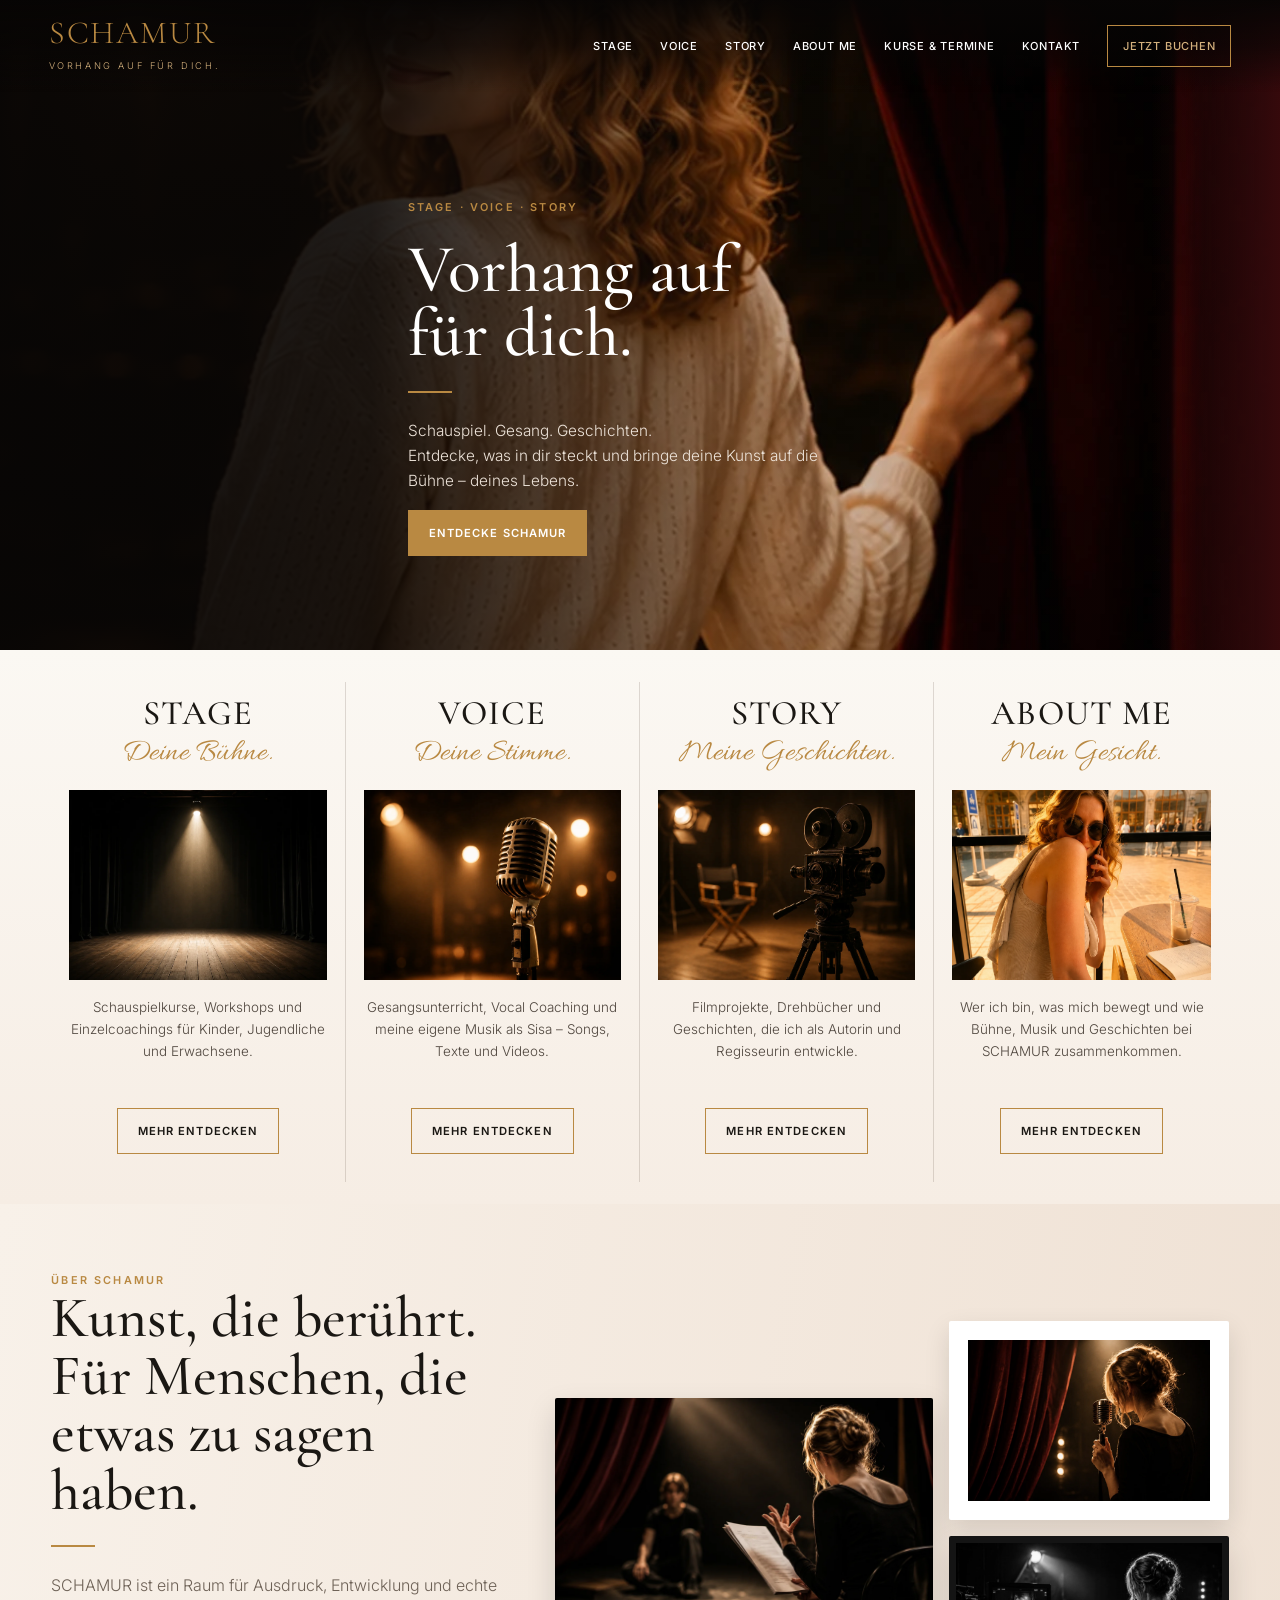
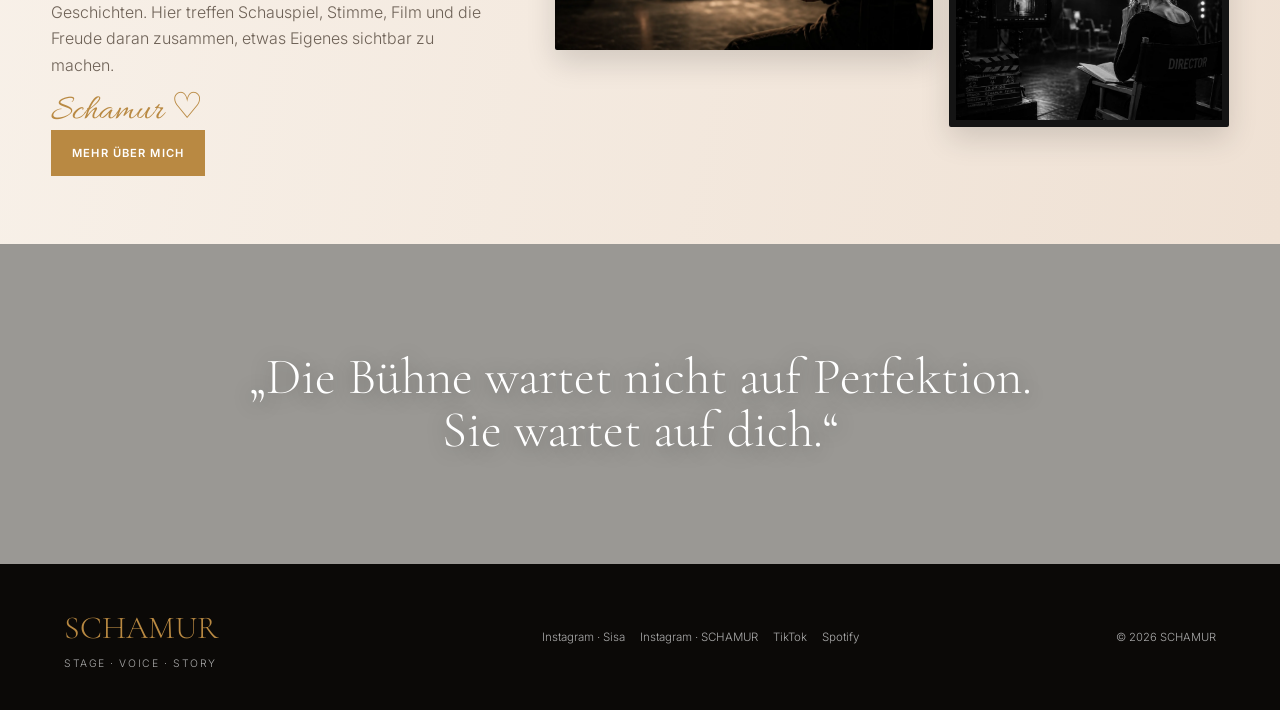
<file: index.html>
<!doctype html>
<html lang="de">
<head>
<meta charset="utf-8"><meta name="viewport" content="width=device-width,initial-scale=1">
<meta name="description" content="SCHAMUR von Sarah Trachsel: Schauspielkurse für Kinder, Jugendliche und Erwachsene, Gesang, Coaching sowie kreative Film- und Storyprojekte.">
<title>SCHAMUR | Schauspiel, Gesang &amp; Story – Sarah Trachsel</title>
  <meta name="robots" content="index, follow">
<link rel="preconnect" href="https://fonts.googleapis.com">
<link rel="preconnect" href="https://fonts.gstatic.com" crossorigin>
<link href="https://fonts.googleapis.com/css2?family=Allura&family=Cormorant+Garamond:ital,wght@0,400;0,500;0,600;1,400&family=Inter:wght@300;400;500;600&display=swap" rel="stylesheet">
<link rel="icon" href="favicon.webp">
<link rel="stylesheet" href="styles.css">
<link rel="canonical" href="https://sasisali.github.io/Schamur-/">
<script type="application/ld+json">{"@context": "https://schema.org", "@type": "Organization", "name": "SCHAMUR", "url": "https://sasisali.github.io/Schamur-/", "founder": {"@type": "Person", "name": "Sarah Trachsel"}, "sameAs": ["https://www.instagram.com/schamur_production/", "https://www.instagram.com/sasisa_li/", "https://www.tiktok.com/@sisa_li"]}</script>
</head>
<body>

<header class="site-header" id="top">
  <a href="index.html" class="wordmark" aria-label="SCHAMUR Startseite">
    <span class="wordmark-main">SCHAMUR</span>
    <span class="wordmark-sub">VORHANG AUF FÜR DICH.</span>
  </a>
  <button class="menu-toggle" aria-label="Menü öffnen" aria-expanded="false">☰</button>
  <nav class="main-nav" aria-label="Hauptnavigation">
    <a href="stage.html">Stage</a>
    <a href="voice.html">Voice</a>
    <a href="story.html">Story</a>
    <a href="about.html">About Me</a>
    <a href="stage.html#termine">Kurse & Termine</a>
    <a href="about.html#kontakt">Kontakt</a>
    <a class="nav-book" href="stage.html#termine">Jetzt buchen</a>
  </nav>
</header>

<main>
<section class="home-hero">
  <div class="wrap hero-content">
    <div class="eyebrow hero-kicker">Stage · Voice · Story</div>
    <h1>Vorhang auf<br>für dich.</h1>
    <div class="gold-rule"></div>
    <p>Schauspiel. Gesang. Geschichten.<br>Entdecke, was in dir steckt und bringe deine Kunst auf die Bühne – deines Lebens.</p>
    <a class="btn gold" href="#welten">Entdecke SCHAMUR</a>
  </div>
</section>

<section class="world-section" id="welten">
  <div class="wrap world-grid">
    <article class="world-card">
      <h3>STAGE</h3><div class="script">Deine Bühne.</div>
      <div class="world-image"><img src="stage-spotlight.webp" alt="Leere Bühne im Spotlight"></div>
      <p>Schauspielkurse, Workshops und Einzelcoachings für Kinder, Jugendliche und Erwachsene.</p>
      <a class="btn" href="stage.html">Mehr entdecken</a>
    </article>
    <article class="world-card">
      <h3>VOICE</h3><div class="script">Deine Stimme.</div>
      <div class="world-image"><img src="voice-mic.webp" alt="Vintage Mikrofon im warmen Bühnenlicht"></div>
      <p>Gesangsunterricht, Vocal Coaching und meine eigene Musik als Sisa – Songs, Texte und Videos.</p>
      <a class="btn" href="voice.html">Mehr entdecken</a>
    </article>
    <article class="world-card">
      <h3>STORY</h3><div class="script">Meine Geschichten.</div>
      <div class="world-image"><img src="story-camera.webp" alt="Filmkamera auf einem Set"></div>
      <p>Filmprojekte, Drehbücher und Geschichten, die ich als Autorin und Regisseurin entwickle.</p>
      <a class="btn" href="story.html">Mehr entdecken</a>
    </article>
    <article class="world-card">
      <h3>ABOUT ME</h3><div class="script">Mein Gesicht.</div>
      <div class="world-image"><img src="about-home-sunglasses.webp" alt="Portrait von Sarah"></div>
      <p>Wer ich bin, was mich bewegt und wie Bühne, Musik und Geschichten bei SCHAMUR zusammenkommen.</p>
      <a class="btn" href="about.html">Mehr entdecken</a>
    </article>
  </div>
</section>

<section class="home-about">
  <div class="wrap about-preview">
    <div>
      <div class="eyebrow">Über SCHAMUR</div>
      <h2>Kunst, die berührt.<br>Für Menschen, die<br>etwas zu sagen haben.</h2>
      <div class="gold-rule"></div>
      <p>SCHAMUR ist ein Raum für Ausdruck, Entwicklung und echte Geschichten. Hier treffen Schauspiel, Stimme, Film und die Freude daran zusammen, etwas Eigenes sichtbar zu machen.</p>
      <div class="script">Schamur ♡</div>
      <a class="btn gold" href="about.html">Mehr über mich</a>
    </div>
    <div class="preview-collage">
      <img class="main" src="stage-scene-work.webp" alt="Schauspiel und Szenenarbeit bei SCHAMUR">
      <img class="polaroid" src="voice-performer.webp" alt="Gesang und Performance bei SCHAMUR">
      <img class="portrait" src="story-director.webp" alt="Regie und Story bei SCHAMUR">
    </div>
  </div>
</section>

<section class="ocean-strip">
  <blockquote>„Die Bühne wartet nicht auf Perfektion. Sie wartet auf dich.“</blockquote>
</section>
</main>

<footer class="site-footer">
  <div class="footer-inner">
    <div>
      <div class="footer-brand">SCHAMUR</div>
      <div class="footer-tagline">Stage · Voice · Story</div>
    </div>
    
<div class="social-links">
  <a href="https://www.instagram.com/sasisa_li/" target="_blank" rel="noopener">Instagram · Sisa</a>
  <a href="https://www.instagram.com/schamur_production/" target="_blank" rel="noopener">Instagram · SCHAMUR</a>
  <a href="https://www.tiktok.com/@sisa_li" target="_blank" rel="noopener">TikTok</a>
  <a href="https://open.spotify.com/search/sasisa_li" target="_blank" rel="noopener">Spotify</a>
</div>

    <div class="footer-small">© <span id="year"></span> SCHAMUR</div>
  </div>
</footer>
<script src="script.js"></script>

</body></html>
</file>
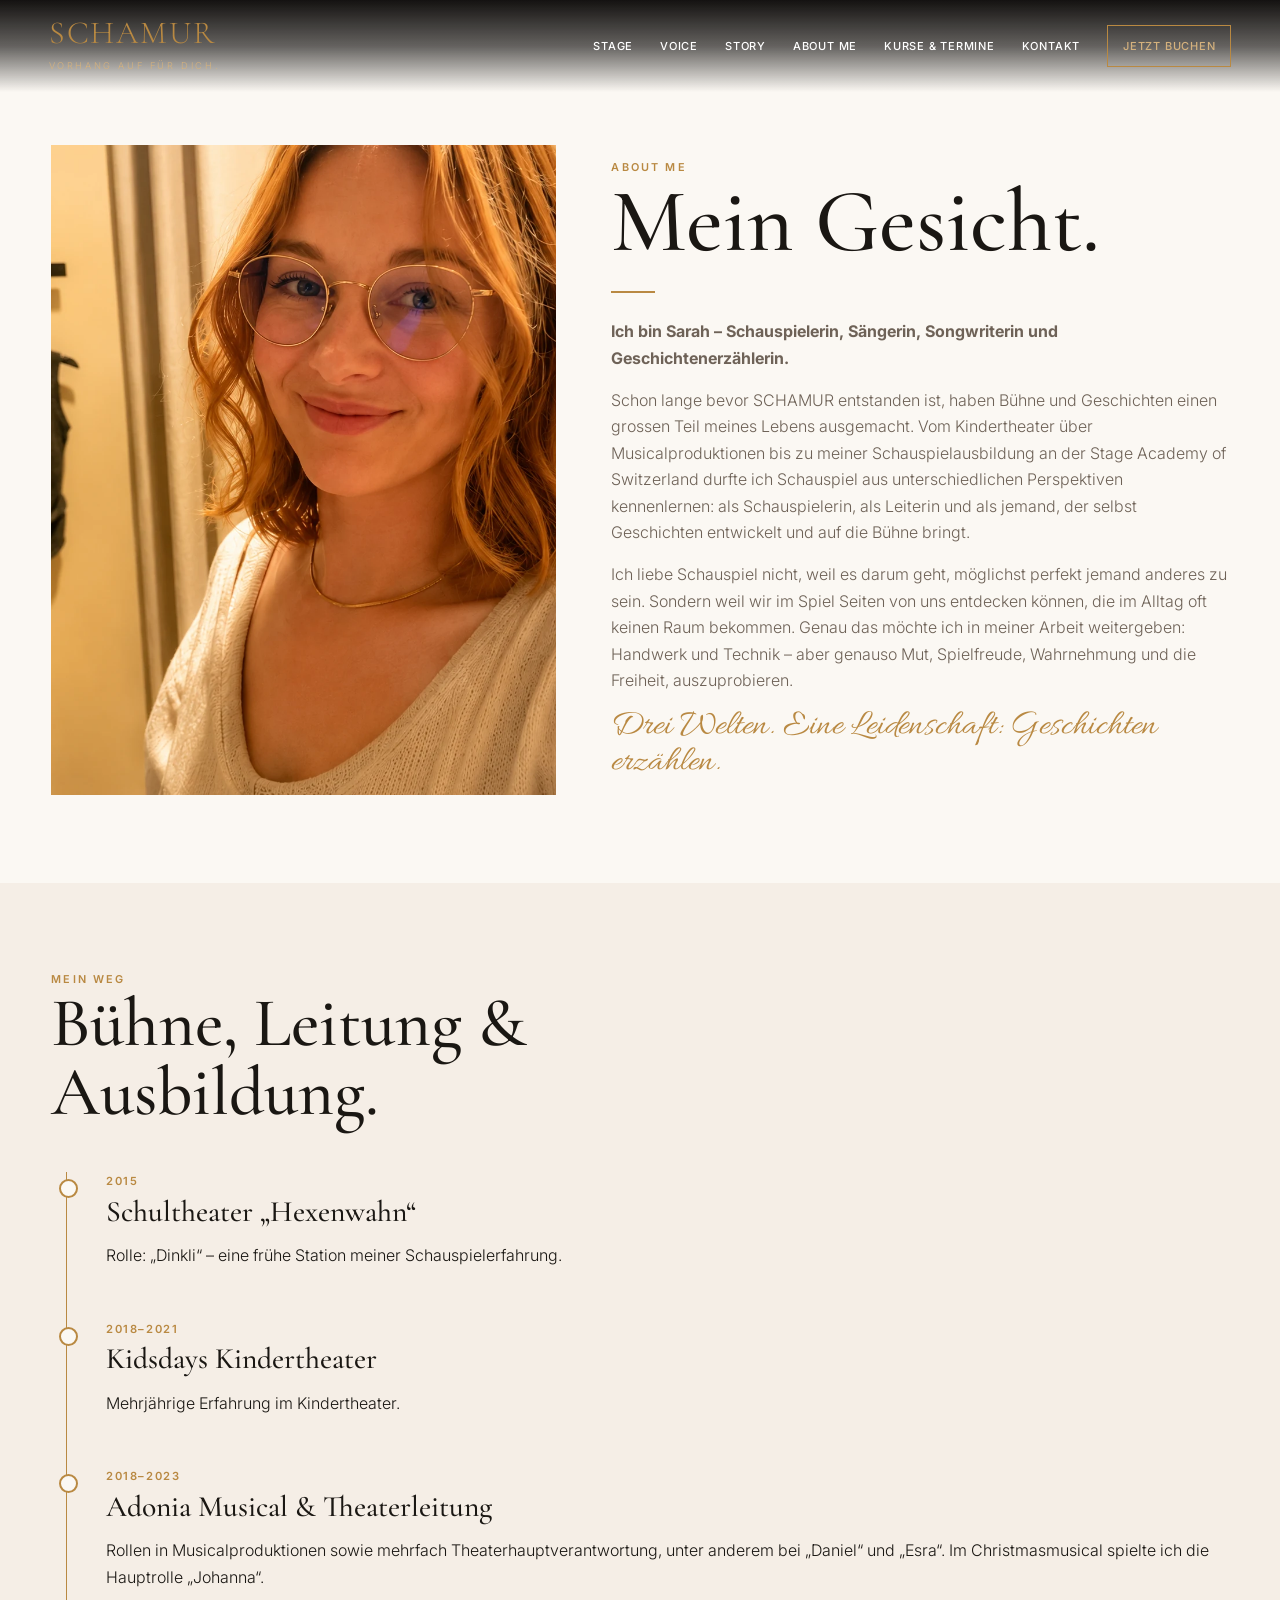
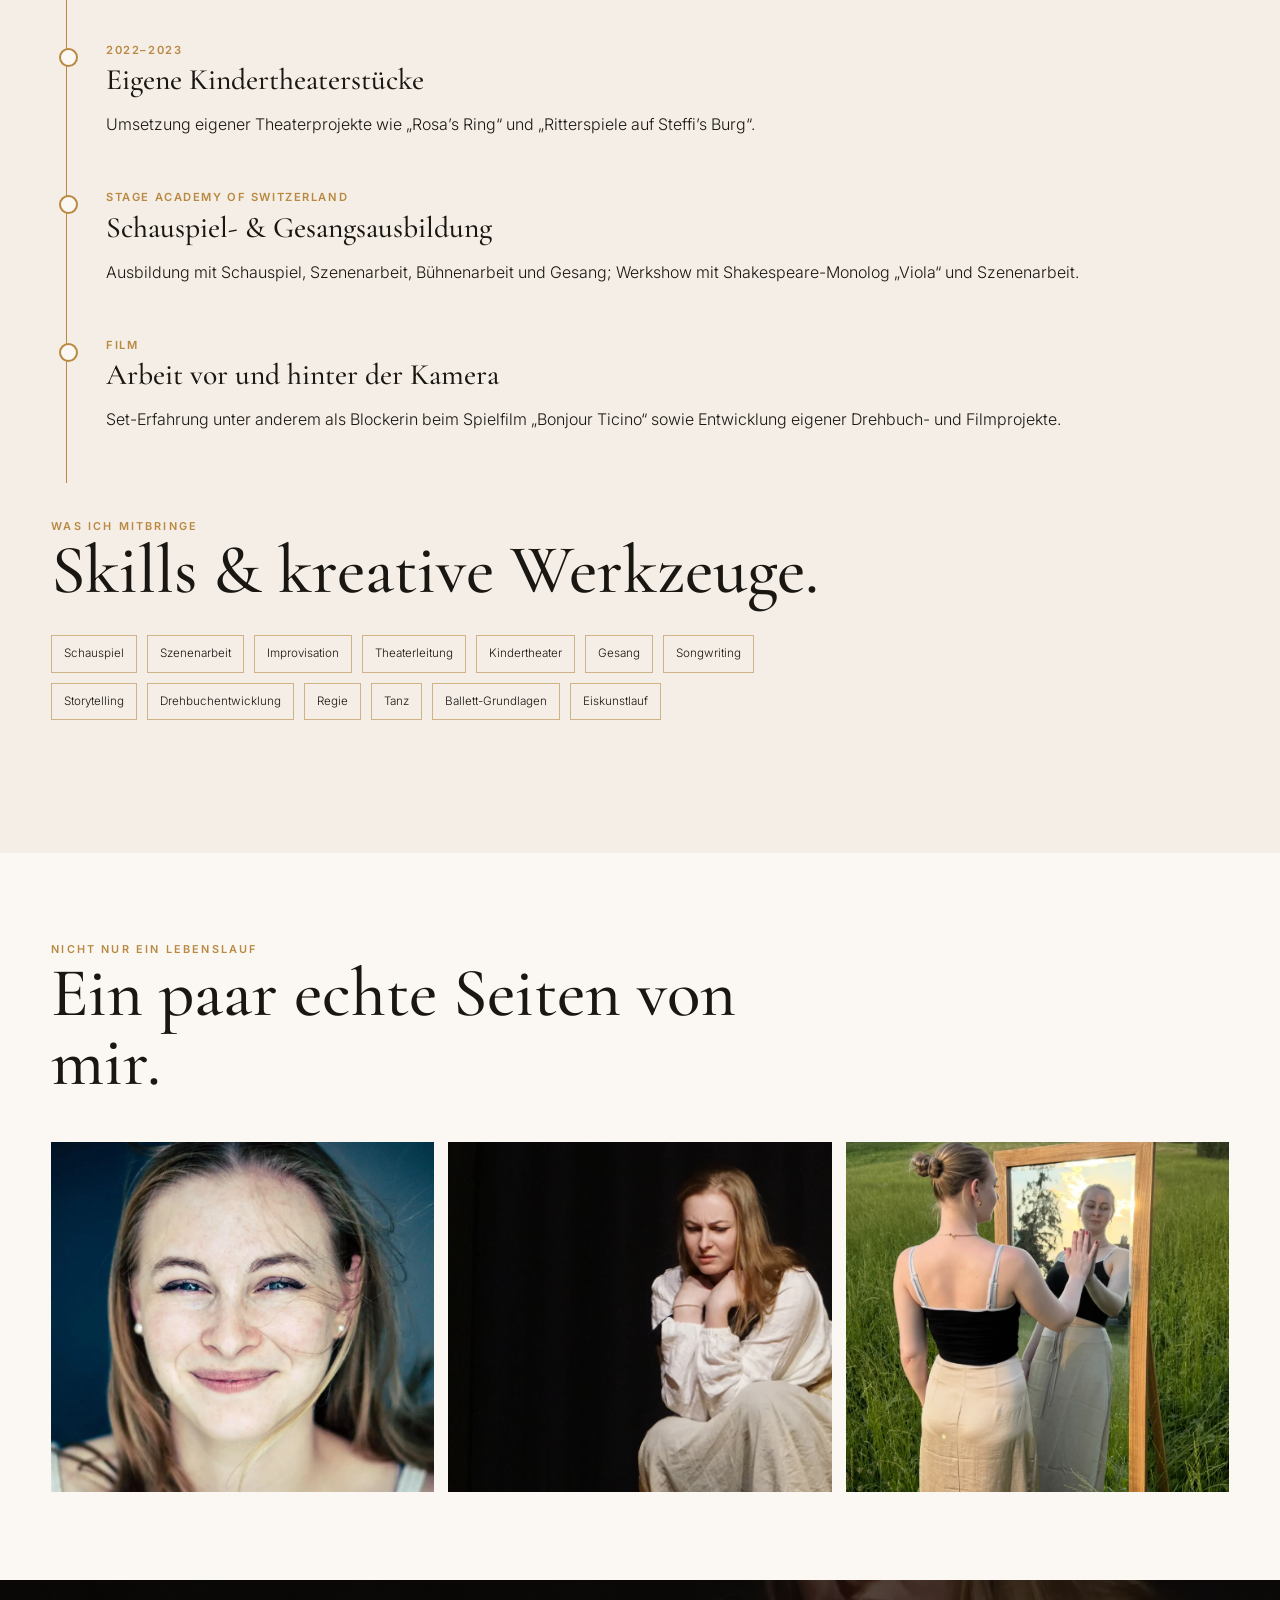
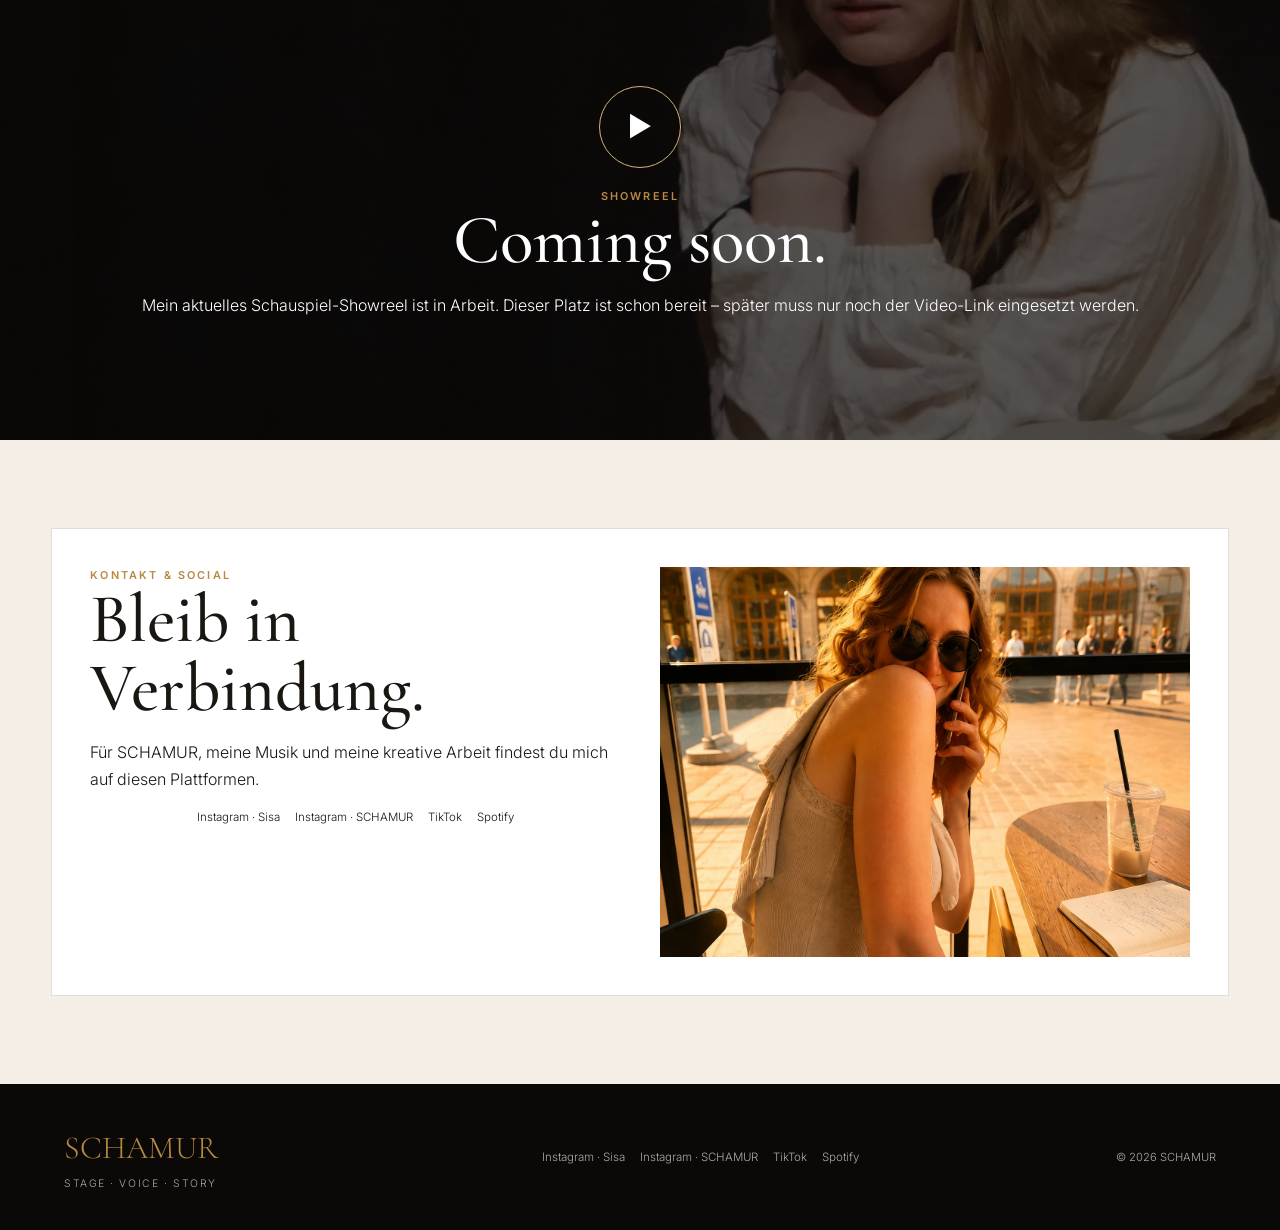
<file: about.html>
<!doctype html><html lang="de"><head>
<meta charset="utf-8"><meta name="viewport" content="width=device-width,initial-scale=1">
<meta name="description" content="Über Sarah Trachsel und SCHAMUR: Schauspiel, Gesang, Film, Regie, Schreiben und die Idee hinter «Vorhang auf für dich».">
<title>Sarah Trachsel | Schauspielerin, Sängerin &amp; Filmemacherin | SCHAMUR</title>
  <meta name="robots" content="index, follow"><link rel="preconnect" href="https://fonts.googleapis.com">
<link rel="preconnect" href="https://fonts.gstatic.com" crossorigin>
<link href="https://fonts.googleapis.com/css2?family=Allura&family=Cormorant+Garamond:ital,wght@0,400;0,500;0,600;1,400&family=Inter:wght@300;400;500;600&display=swap" rel="stylesheet"><link rel="icon" href="favicon.webp"><link rel="stylesheet" href="styles.css"><link rel="canonical" href="https://sasisali.github.io/Schamur-/about.html">
<script type="application/ld+json">{"@context": "https://schema.org", "@type": "Organization", "name": "SCHAMUR", "url": "https://sasisali.github.io/Schamur-/", "founder": {"@type": "Person", "name": "Sarah Trachsel"}, "sameAs": ["https://www.instagram.com/schamur_production/", "https://www.instagram.com/sasisa_li/", "https://www.tiktok.com/@sisa_li"]}</script>
</head><body>

<header class="site-header" id="top">
  <a href="index.html" class="wordmark" aria-label="SCHAMUR Startseite">
    <span class="wordmark-main">SCHAMUR</span>
    <span class="wordmark-sub">VORHANG AUF FÜR DICH.</span>
  </a>
  <button class="menu-toggle" aria-label="Menü öffnen" aria-expanded="false">☰</button>
  <nav class="main-nav" aria-label="Hauptnavigation">
    <a href="stage.html">Stage</a>
    <a href="voice.html">Voice</a>
    <a href="story.html">Story</a>
    <a href="about.html">About Me</a>
    <a href="stage.html#termine">Kurse & Termine</a>
    <a href="about.html#kontakt">Kontakt</a>
    <a class="nav-book" href="stage.html#termine">Jetzt buchen</a>
  </nav>
</header>
<main>
<section class="section" style="padding-top:145px">
  <div class="wrap about-hero-grid">
    <img class="about-portrait" src="about-portrait.webp" alt="Sarah Trachsel">
    <div class="about-copy-large"><div class="eyebrow">About Me</div><h1 style="font-size:clamp(4rem,7vw,6.5rem);color:var(--ink)">Mein Gesicht.</h1><div class="gold-rule"></div>
    <p><strong>Ich bin Sarah – Schauspielerin, Sängerin, Songwriterin und Geschichtenerzählerin.</strong></p>
    <p>Schon lange bevor SCHAMUR entstanden ist, haben Bühne und Geschichten einen grossen Teil meines Lebens ausgemacht. Vom Kindertheater über Musicalproduktionen bis zu meiner Schauspielausbildung an der Stage Academy of Switzerland durfte ich Schauspiel aus unterschiedlichen Perspektiven kennenlernen: als Schauspielerin, als Leiterin und als jemand, der selbst Geschichten entwickelt und auf die Bühne bringt.</p>
    <p>Ich liebe Schauspiel nicht, weil es darum geht, möglichst perfekt jemand anderes zu sein. Sondern weil wir im Spiel Seiten von uns entdecken können, die im Alltag oft keinen Raum bekommen. Genau das möchte ich in meiner Arbeit weitergeben: Handwerk und Technik – aber genauso Mut, Spielfreude, Wahrnehmung und die Freiheit, auszuprobieren.</p>
    <div class="script">Drei Welten. Eine Leidenschaft: Geschichten erzählen.</div></div>
  </div>
</section>

<section class="section cream"><div class="wrap">
  <div class="section-head"><div class="eyebrow">Mein Weg</div><h2>Bühne, Leitung & Ausbildung.</h2></div>
  <div class="timeline">
    <div class="timeline-item"><div class="timeline-year">2015</div><h3>Schultheater „Hexenwahn“</h3><p>Rolle: „Dinkli“ – eine frühe Station meiner Schauspielerfahrung.</p></div>
    <div class="timeline-item"><div class="timeline-year">2018–2021</div><h3>Kidsdays Kindertheater</h3><p>Mehrjährige Erfahrung im Kindertheater.</p></div>
    <div class="timeline-item"><div class="timeline-year">2018–2023</div><h3>Adonia Musical & Theaterleitung</h3><p>Rollen in Musicalproduktionen sowie mehrfach Theaterhauptverantwortung, unter anderem bei „Daniel“ und „Esra“. Im Christmasmusical spielte ich die Hauptrolle „Johanna“.</p></div>
    <div class="timeline-item"><div class="timeline-year">2022–2023</div><h3>Eigene Kindertheaterstücke</h3><p>Umsetzung eigener Theaterprojekte wie „Rosa’s Ring“ und „Ritterspiele auf Steffi’s Burg“.</p></div>
    <div class="timeline-item"><div class="timeline-year">Stage Academy of Switzerland</div><h3>Schauspiel- & Gesangsausbildung</h3><p>Ausbildung mit Schauspiel, Szenenarbeit, Bühnenarbeit und Gesang; Werkshow mit Shakespeare-Monolog „Viola“ und Szenenarbeit.</p></div>
    <div class="timeline-item"><div class="timeline-year">Film</div><h3>Arbeit vor und hinter der Kamera</h3><p>Set-Erfahrung unter anderem als Blockerin beim Spielfilm „Bonjour Ticino“ sowie Entwicklung eigener Drehbuch- und Filmprojekte.</p></div>
  </div>

  <div class="section-head" style="margin-top:35px"><div class="eyebrow">Was ich mitbringe</div><h2>Skills & kreative Werkzeuge.</h2>
  <div class="skills"><span>Schauspiel</span><span>Szenenarbeit</span><span>Improvisation</span><span>Theaterleitung</span><span>Kindertheater</span><span>Gesang</span><span>Songwriting</span><span>Storytelling</span><span>Drehbuchentwicklung</span><span>Regie</span><span>Tanz</span><span>Ballett-Grundlagen</span><span>Eiskunstlauf</span></div></div>
</div></section>

<section class="section"><div class="wrap">
  <div class="section-head"><div class="eyebrow">Nicht nur ein Lebenslauf</div><h2>Ein paar echte Seiten von mir.</h2></div>
  <div class="about-gallery">
    <img src="about-headshot.webp" alt="Portrait von Sarah">
    <img src="about-stage.webp" alt="Sarah beim Schauspiel">
    <img src="about-mirror.webp" alt="Sarah vor einem Spiegel im Freien">
  </div>
</div></section>

<section class="showreel">
  <div><div class="showreel-circle">▶</div><div class="eyebrow">Showreel</div><h2>Coming soon.</h2><p>Mein aktuelles Schauspiel-Showreel ist in Arbeit. Dieser Platz ist schon bereit – später muss nur noch der Video-Link eingesetzt werden.</p></div>
</section>

<section class="section cream" id="kontakt"><div class="wrap">
  <div class="contact-box">
    <div><div class="eyebrow">Kontakt & Social</div><h2>Bleib in Verbindung.</h2><p>Für SCHAMUR, meine Musik und meine kreative Arbeit findest du mich auf diesen Plattformen.</p>
<div class="social-links">
  <a href="https://www.instagram.com/sasisa_li/" target="_blank" rel="noopener">Instagram · Sisa</a>
  <a href="https://www.instagram.com/schamur_production/" target="_blank" rel="noopener">Instagram · SCHAMUR</a>
  <a href="https://www.tiktok.com/@sisa_li" target="_blank" rel="noopener">TikTok</a>
  <a href="https://open.spotify.com/search/sasisa_li" target="_blank" rel="noopener">Spotify</a>
</div>
</div>
    <div class="contact-image"><img src="about-candid.webp" alt="Sarah"></div>
  </div>
</div></section>
</main>
<footer class="site-footer">
  <div class="footer-inner">
    <div>
      <div class="footer-brand">SCHAMUR</div>
      <div class="footer-tagline">Stage · Voice · Story</div>
    </div>
    
<div class="social-links">
  <a href="https://www.instagram.com/sasisa_li/" target="_blank" rel="noopener">Instagram · Sisa</a>
  <a href="https://www.instagram.com/schamur_production/" target="_blank" rel="noopener">Instagram · SCHAMUR</a>
  <a href="https://www.tiktok.com/@sisa_li" target="_blank" rel="noopener">TikTok</a>
  <a href="https://open.spotify.com/search/sasisa_li" target="_blank" rel="noopener">Spotify</a>
</div>

    <div class="footer-small">© <span id="year"></span> SCHAMUR</div>
  </div>
</footer>
<script src="script.js"></script>
</body></html>
</file>
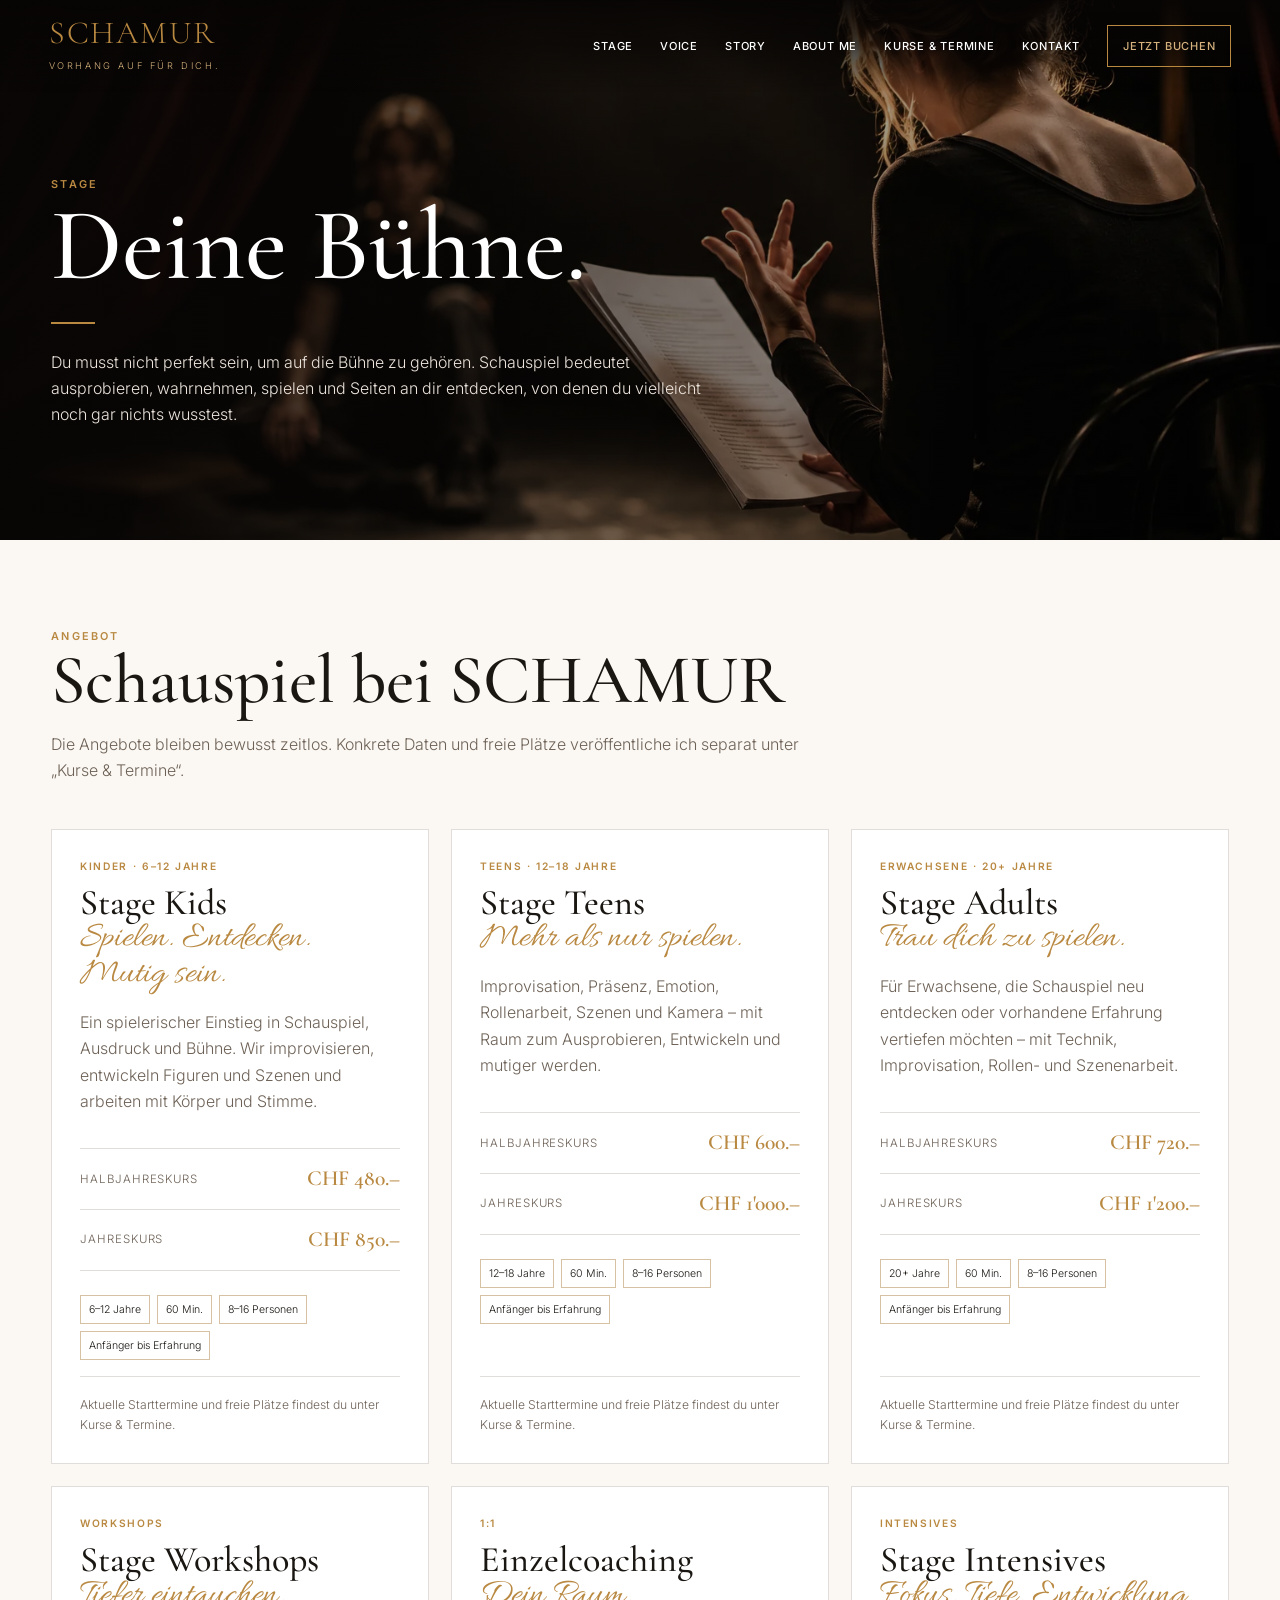
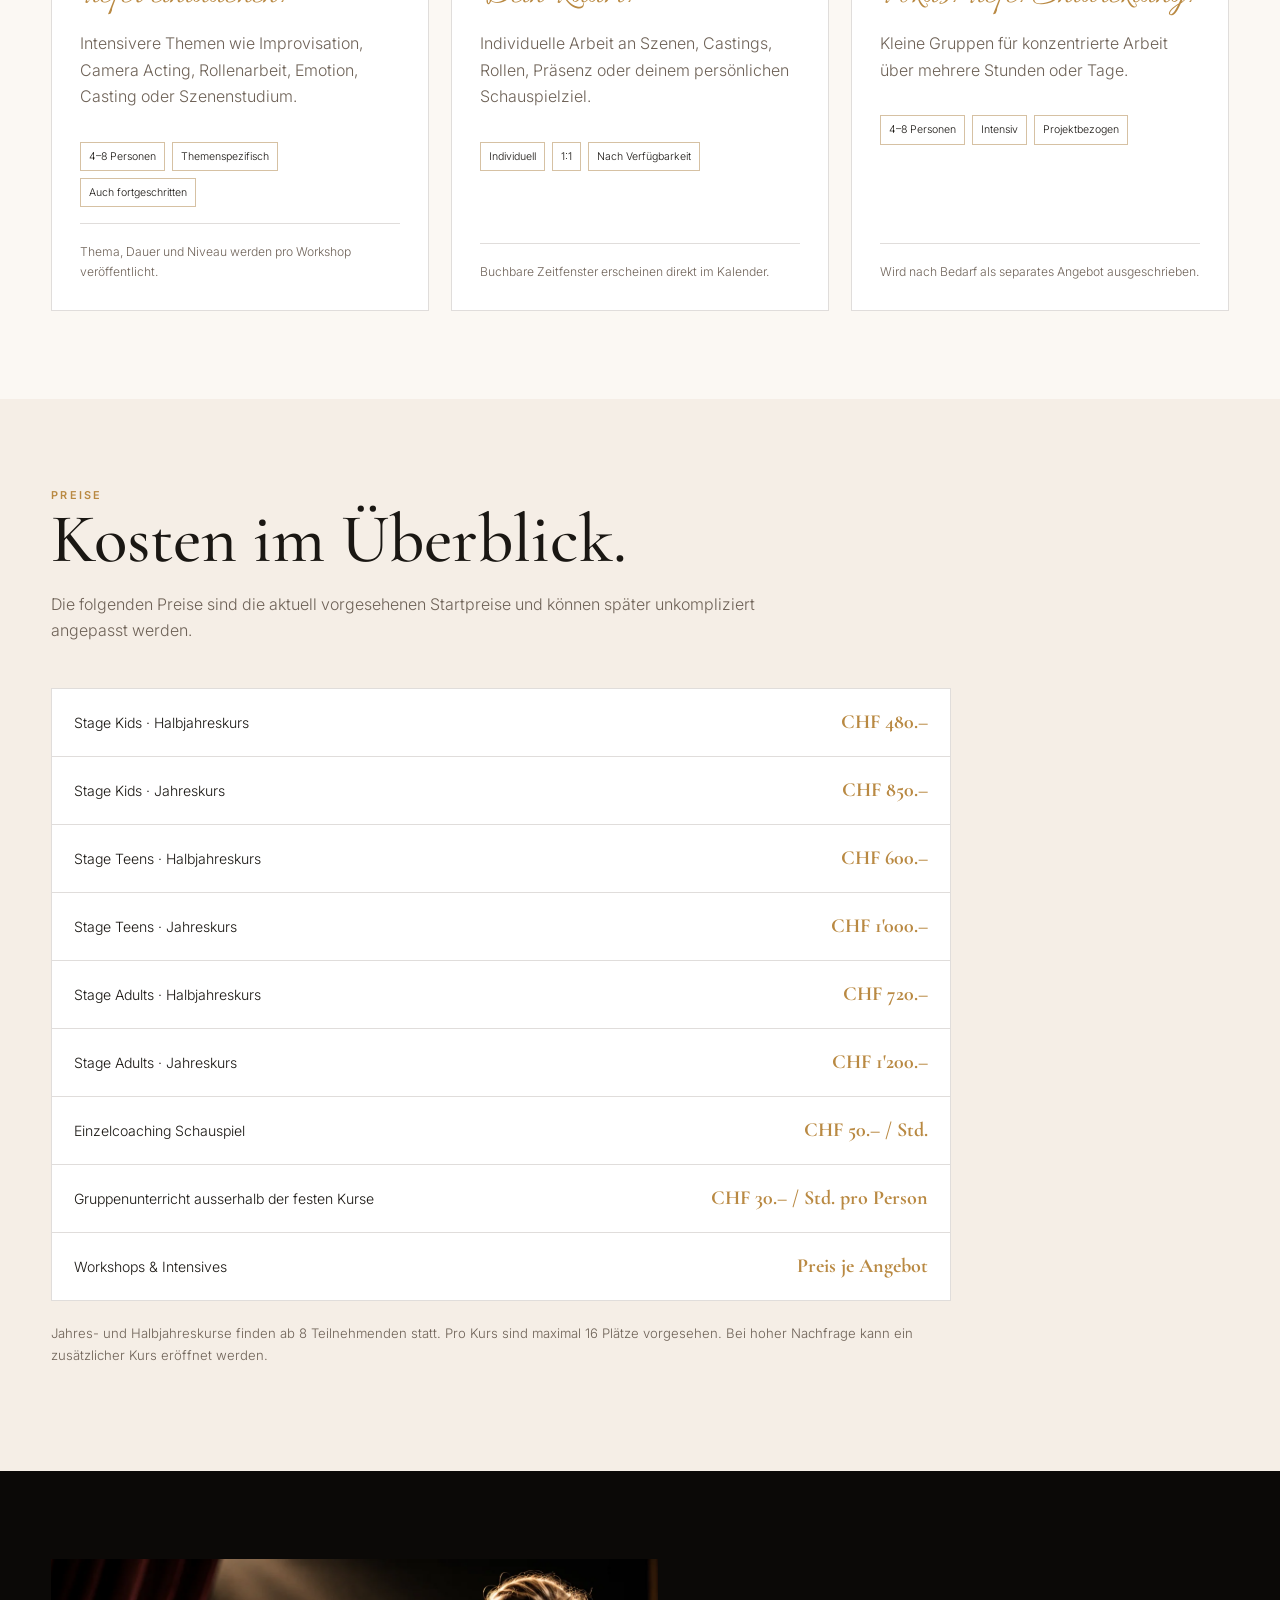
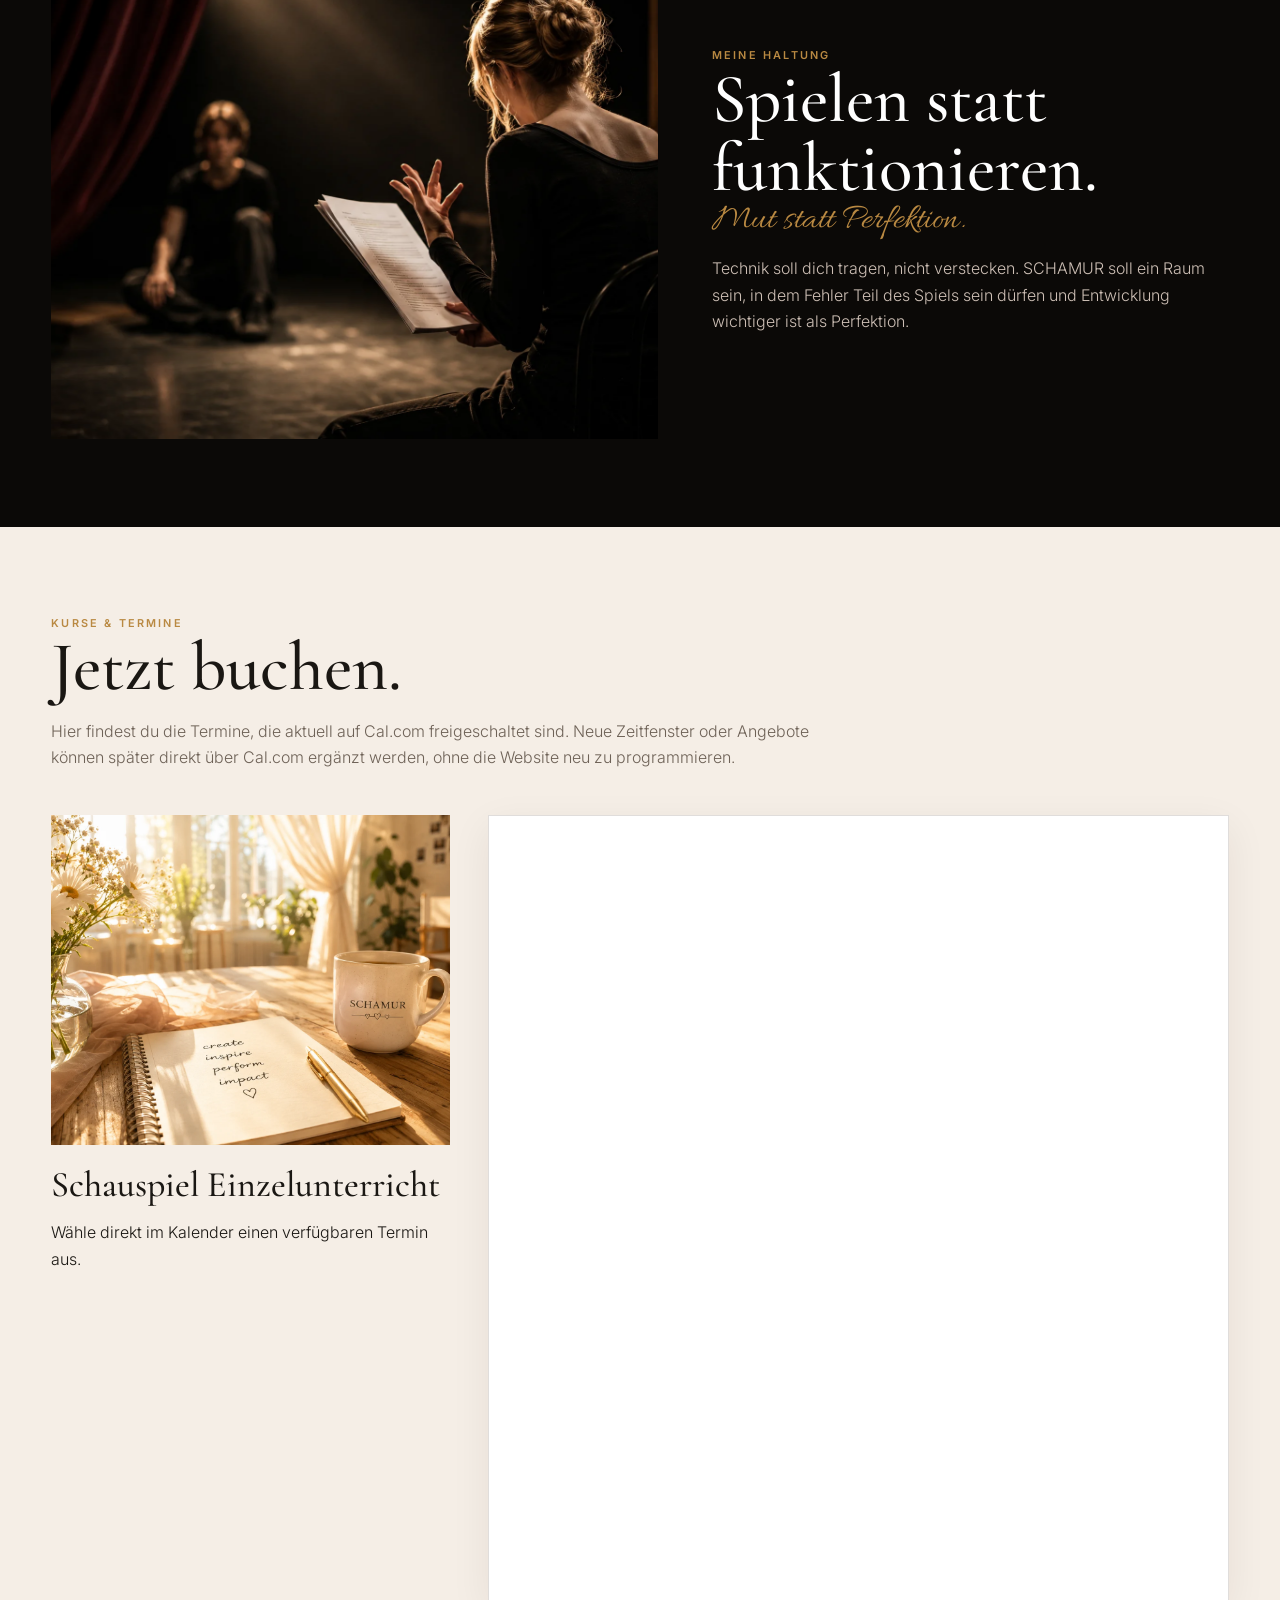
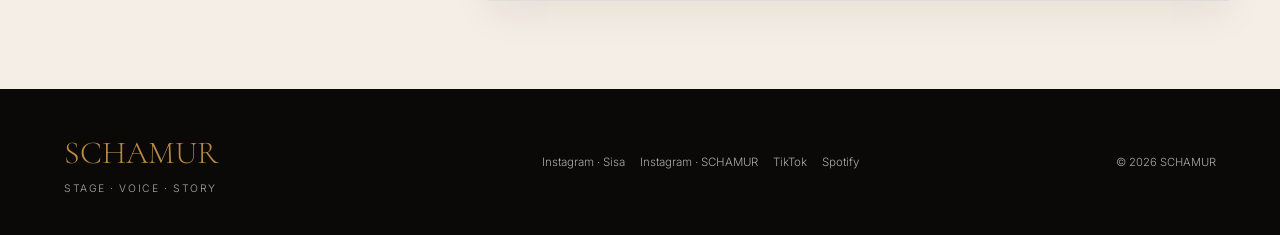
<file: stage.html>
<!doctype html><html lang="de"><head>
<meta charset="utf-8"><meta name="viewport" content="width=device-width,initial-scale=1">
<meta name="description" content="Schauspielkurse bei SCHAMUR für Kinder, Teenager und Erwachsene: Improvisation, Präsenz, Rollenarbeit, Szenenarbeit und Kamera.">
<title>Schauspielkurse | Kinder, Teens &amp; Erwachsene | SCHAMUR</title>
  <meta name="robots" content="index, follow"><link rel="preconnect" href="https://fonts.googleapis.com">
<link rel="preconnect" href="https://fonts.gstatic.com" crossorigin>
<link href="https://fonts.googleapis.com/css2?family=Allura&family=Cormorant+Garamond:ital,wght@0,400;0,500;0,600;1,400&family=Inter:wght@300;400;500;600&display=swap" rel="stylesheet"><link rel="icon" href="favicon.webp"><link rel="stylesheet" href="styles.css"><link rel="canonical" href="https://sasisali.github.io/Schamur-/stage.html">
<script type="application/ld+json">{"@context": "https://schema.org", "@type": "Organization", "name": "SCHAMUR", "url": "https://sasisali.github.io/Schamur-/", "founder": {"@type": "Person", "name": "Sarah Trachsel"}, "sameAs": ["https://www.instagram.com/schamur_production/", "https://www.instagram.com/sasisa_li/", "https://www.tiktok.com/@sisa_li"]}</script>
</head><body>

<header class="site-header" id="top">
  <a href="index.html" class="wordmark" aria-label="SCHAMUR Startseite">
    <span class="wordmark-main">SCHAMUR</span>
    <span class="wordmark-sub">VORHANG AUF FÜR DICH.</span>
  </a>
  <button class="menu-toggle" aria-label="Menü öffnen" aria-expanded="false">☰</button>
  <nav class="main-nav" aria-label="Hauptnavigation">
    <a href="stage.html">Stage</a>
    <a href="voice.html">Voice</a>
    <a href="story.html">Story</a>
    <a href="about.html">About Me</a>
    <a href="stage.html#termine">Kurse & Termine</a>
    <a href="about.html#kontakt">Kontakt</a>
    <a class="nav-book" href="stage.html#termine">Jetzt buchen</a>
  </nav>
</header>

<main>
<section class="page-hero" style='--page-image:url("stage-scene-work.webp")'>
  <div class="wrap"><div class="eyebrow">Stage</div><h1>Deine Bühne.</h1><div class="gold-rule"></div>
  <p>Du musst nicht perfekt sein, um auf die Bühne zu gehören. Schauspiel bedeutet ausprobieren, wahrnehmen, spielen und Seiten an dir entdecken, von denen du vielleicht noch gar nichts wusstest.</p></div>
</section>

<section class="section"><div class="wrap">
  <div class="section-head"><div class="eyebrow">Angebot</div><h2>Schauspiel bei SCHAMUR</h2><p>Die Angebote bleiben bewusst zeitlos. Konkrete Daten und freie Plätze veröffentliche ich separat unter „Kurse & Termine“.</p></div>
  <div class="offer-grid">
    
    <article class="offer-card course-card">
      <div class="offer-type">Kinder · 6–12 Jahre</div>
      <h3>Stage Kids</h3>
      <div class="script">Spielen. Entdecken. Mutig sein.</div>
      <p>Ein spielerischer Einstieg in Schauspiel, Ausdruck und Bühne. Wir improvisieren, entwickeln Figuren und Szenen und arbeiten mit Körper und Stimme.</p>
      <div class="course-options">
        <div class="course-option"><span>Halbjahreskurs</span><strong>CHF 480.–</strong></div>
        <div class="course-option"><span>Jahreskurs</span><strong>CHF 850.–</strong></div>
      </div>
      <div class="offer-tags"><span>6–12 Jahre</span><span>60 Min.</span><span>8–16 Personen</span><span>Anfänger bis Erfahrung</span></div>
      <div class="offer-meta">Aktuelle Starttermine und freie Plätze findest du unter Kurse & Termine.</div>
    </article>

    <article class="offer-card course-card">
      <div class="offer-type">Teens · 12–18 Jahre</div>
      <h3>Stage Teens</h3>
      <div class="script">Mehr als nur spielen.</div>
      <p>Improvisation, Präsenz, Emotion, Rollenarbeit, Szenen und Kamera – mit Raum zum Ausprobieren, Entwickeln und mutiger werden.</p>
      <div class="course-options">
        <div class="course-option"><span>Halbjahreskurs</span><strong>CHF 600.–</strong></div>
        <div class="course-option"><span>Jahreskurs</span><strong>CHF 1'000.–</strong></div>
      </div>
      <div class="offer-tags"><span>12–18 Jahre</span><span>60 Min.</span><span>8–16 Personen</span><span>Anfänger bis Erfahrung</span></div>
      <div class="offer-meta">Aktuelle Starttermine und freie Plätze findest du unter Kurse & Termine.</div>
    </article>

    <article class="offer-card course-card">
      <div class="offer-type">Erwachsene · 20+ Jahre</div>
      <h3>Stage Adults</h3>
      <div class="script">Trau dich zu spielen.</div>
      <p>Für Erwachsene, die Schauspiel neu entdecken oder vorhandene Erfahrung vertiefen möchten – mit Technik, Improvisation, Rollen- und Szenenarbeit.</p>
      <div class="course-options">
        <div class="course-option"><span>Halbjahreskurs</span><strong>CHF 720.–</strong></div>
        <div class="course-option"><span>Jahreskurs</span><strong>CHF 1'200.–</strong></div>
      </div>
      <div class="offer-tags"><span>20+ Jahre</span><span>60 Min.</span><span>8–16 Personen</span><span>Anfänger bis Erfahrung</span></div>
      <div class="offer-meta">Aktuelle Starttermine und freie Plätze findest du unter Kurse & Termine.</div>
    </article>

    <article class="offer-card"><div class="offer-type">Workshops</div><h3>Stage Workshops</h3><div class="script">Tiefer eintauchen.</div><p>Intensivere Themen wie Improvisation, Camera Acting, Rollenarbeit, Emotion, Casting oder Szenenstudium.</p><div class="offer-tags"><span>4–8 Personen</span><span>Themenspezifisch</span><span>Auch fortgeschritten</span></div><div class="offer-meta">Thema, Dauer und Niveau werden pro Workshop veröffentlicht.</div></article>
    <article class="offer-card"><div class="offer-type">1:1</div><h3>Einzelcoaching</h3><div class="script">Dein Raum.</div><p>Individuelle Arbeit an Szenen, Castings, Rollen, Präsenz oder deinem persönlichen Schauspielziel.</p><div class="offer-tags"><span>Individuell</span><span>1:1</span><span>Nach Verfügbarkeit</span></div><div class="offer-meta">Buchbare Zeitfenster erscheinen direkt im Kalender.</div></article>
    <article class="offer-card"><div class="offer-type">Intensives</div><h3>Stage Intensives</h3><div class="script">Fokus. Tiefe. Entwicklung.</div><p>Kleine Gruppen für konzentrierte Arbeit über mehrere Stunden oder Tage.</p><div class="offer-tags"><span>4–8 Personen</span><span>Intensiv</span><span>Projektbezogen</span></div><div class="offer-meta">Wird nach Bedarf als separates Angebot ausgeschrieben.</div></article>
  </div>
</div></section>


<section class="section cream" id="preise"><div class="wrap">
  <div class="section-head">
    <div class="eyebrow">Preise</div>
    <h2>Kosten im Überblick.</h2>
    <p>Die folgenden Preise sind die aktuell vorgesehenen Startpreise und können später unkompliziert angepasst werden.</p>
  </div>
  <div class="price-grid">
    <div class="price-row"><span>Stage Kids · Halbjahreskurs</span><strong>CHF 480.–</strong></div>
    <div class="price-row"><span>Stage Kids · Jahreskurs</span><strong>CHF 850.–</strong></div>
    <div class="price-row"><span>Stage Teens · Halbjahreskurs</span><strong>CHF 600.–</strong></div>
    <div class="price-row"><span>Stage Teens · Jahreskurs</span><strong>CHF 1'000.–</strong></div>
    <div class="price-row"><span>Stage Adults · Halbjahreskurs</span><strong>CHF 720.–</strong></div>
    <div class="price-row"><span>Stage Adults · Jahreskurs</span><strong>CHF 1'200.–</strong></div>
    <div class="price-row"><span>Einzelcoaching Schauspiel</span><strong>CHF 50.– / Std.</strong></div>
    <div class="price-row"><span>Gruppenunterricht ausserhalb der festen Kurse</span><strong>CHF 30.– / Std. pro Person</strong></div>
    <div class="price-row"><span>Workshops & Intensives</span><strong>Preis je Angebot</strong></div>
  </div>
  <p class="price-note">Jahres- und Halbjahreskurse finden ab 8 Teilnehmenden statt. Pro Kurs sind maximal 16 Plätze vorgesehen. Bei hoher Nachfrage kann ein zusätzlicher Kurs eröffnet werden.</p>
</div></section>

<section class="section dark"><div class="wrap feature-split">
  <div class="feature-image"><img src="stage-scene-work.webp" alt="Szenenarbeit auf der Bühne"></div>
  <div class="feature-copy"><div class="eyebrow">Meine Haltung</div><h2>Spielen statt funktionieren.</h2><div class="script">Mut statt Perfektion.</div>
  <p>Technik soll dich tragen, nicht verstecken. SCHAMUR soll ein Raum sein, in dem Fehler Teil des Spiels sein dürfen und Entwicklung wichtiger ist als Perfektion.</p></div>
</div></section>

<section class="section cream" id="termine"><div class="wrap">
  <div class="section-head"><div class="eyebrow">Kurse & Termine</div><h2>Jetzt buchen.</h2><p>Hier findest du die Termine, die aktuell auf Cal.com freigeschaltet sind. Neue Zeitfenster oder Angebote können später direkt über Cal.com ergänzt werden, ohne die Website neu zu programmieren.</p></div>
  <div class="booking-visual">
    <aside class="booking-aside"><img src="booking-notebook.webp" alt="SCHAMUR Notizbuch und Tasse"><h3>Schauspiel Einzelunterricht</h3><p>Wähle direkt im Kalender einen verfügbaren Termin aus.</p></aside>
    
<div class="cal-shell">
<div id="my-cal-inline-schauspiel-einzelunterricht"></div>
<script type="text/javascript">
(function (C, A, L) { let p = function (a, ar) { a.q.push(ar); }; let d = C.document; C.Cal = C.Cal || function () { let cal = C.Cal; let ar = arguments; if (!cal.loaded) { cal.ns = {}; cal.q = cal.q || []; d.head.appendChild(d.createElement("script")).src = A; cal.loaded = true; } if (ar[0] === L) { const api = function () { p(api, arguments); }; const namespace = ar[1]; api.q = api.q || []; if(typeof namespace === "string"){cal.ns[namespace] = cal.ns[namespace] || api;p(cal.ns[namespace], ar);p(cal, ["initNamespace", namespace]);} else p(cal, ar); return;} p(cal, ar); }; })(window, "https://app.cal.com/embed/embed.js", "init");
Cal("init", "schauspiel-einzelunterricht", {origin:"https://app.cal.com"});
Cal.config = Cal.config || {};
Cal.config.forwardQueryParams = true;
Cal.ns["schauspiel-einzelunterricht"]("inline", {
  elementOrSelector:"#my-cal-inline-schauspiel-einzelunterricht",
  config: {"layout":"month_view","useSlotsViewOnSmallScreen":"true"},
  calLink: "schauspiel-einzelunterricht"
});
Cal.ns["schauspiel-einzelunterricht"]("ui", {
  "cssVarsPerTheme":{"light":{"cal-brand":"#B98942"},"dark":{"cal-brand":"#D4B17D"}},
  "hideEventTypeDetails":false,
  "layout":"month_view"
});
</script>
</div>

  </div>
</div></section>
</main>
<footer class="site-footer">
  <div class="footer-inner">
    <div>
      <div class="footer-brand">SCHAMUR</div>
      <div class="footer-tagline">Stage · Voice · Story</div>
    </div>
    
<div class="social-links">
  <a href="https://www.instagram.com/sasisa_li/" target="_blank" rel="noopener">Instagram · Sisa</a>
  <a href="https://www.instagram.com/schamur_production/" target="_blank" rel="noopener">Instagram · SCHAMUR</a>
  <a href="https://www.tiktok.com/@sisa_li" target="_blank" rel="noopener">TikTok</a>
  <a href="https://open.spotify.com/search/sasisa_li" target="_blank" rel="noopener">Spotify</a>
</div>

    <div class="footer-small">© <span id="year"></span> SCHAMUR</div>
  </div>
</footer>
<script src="script.js"></script>
</body></html>
</file>
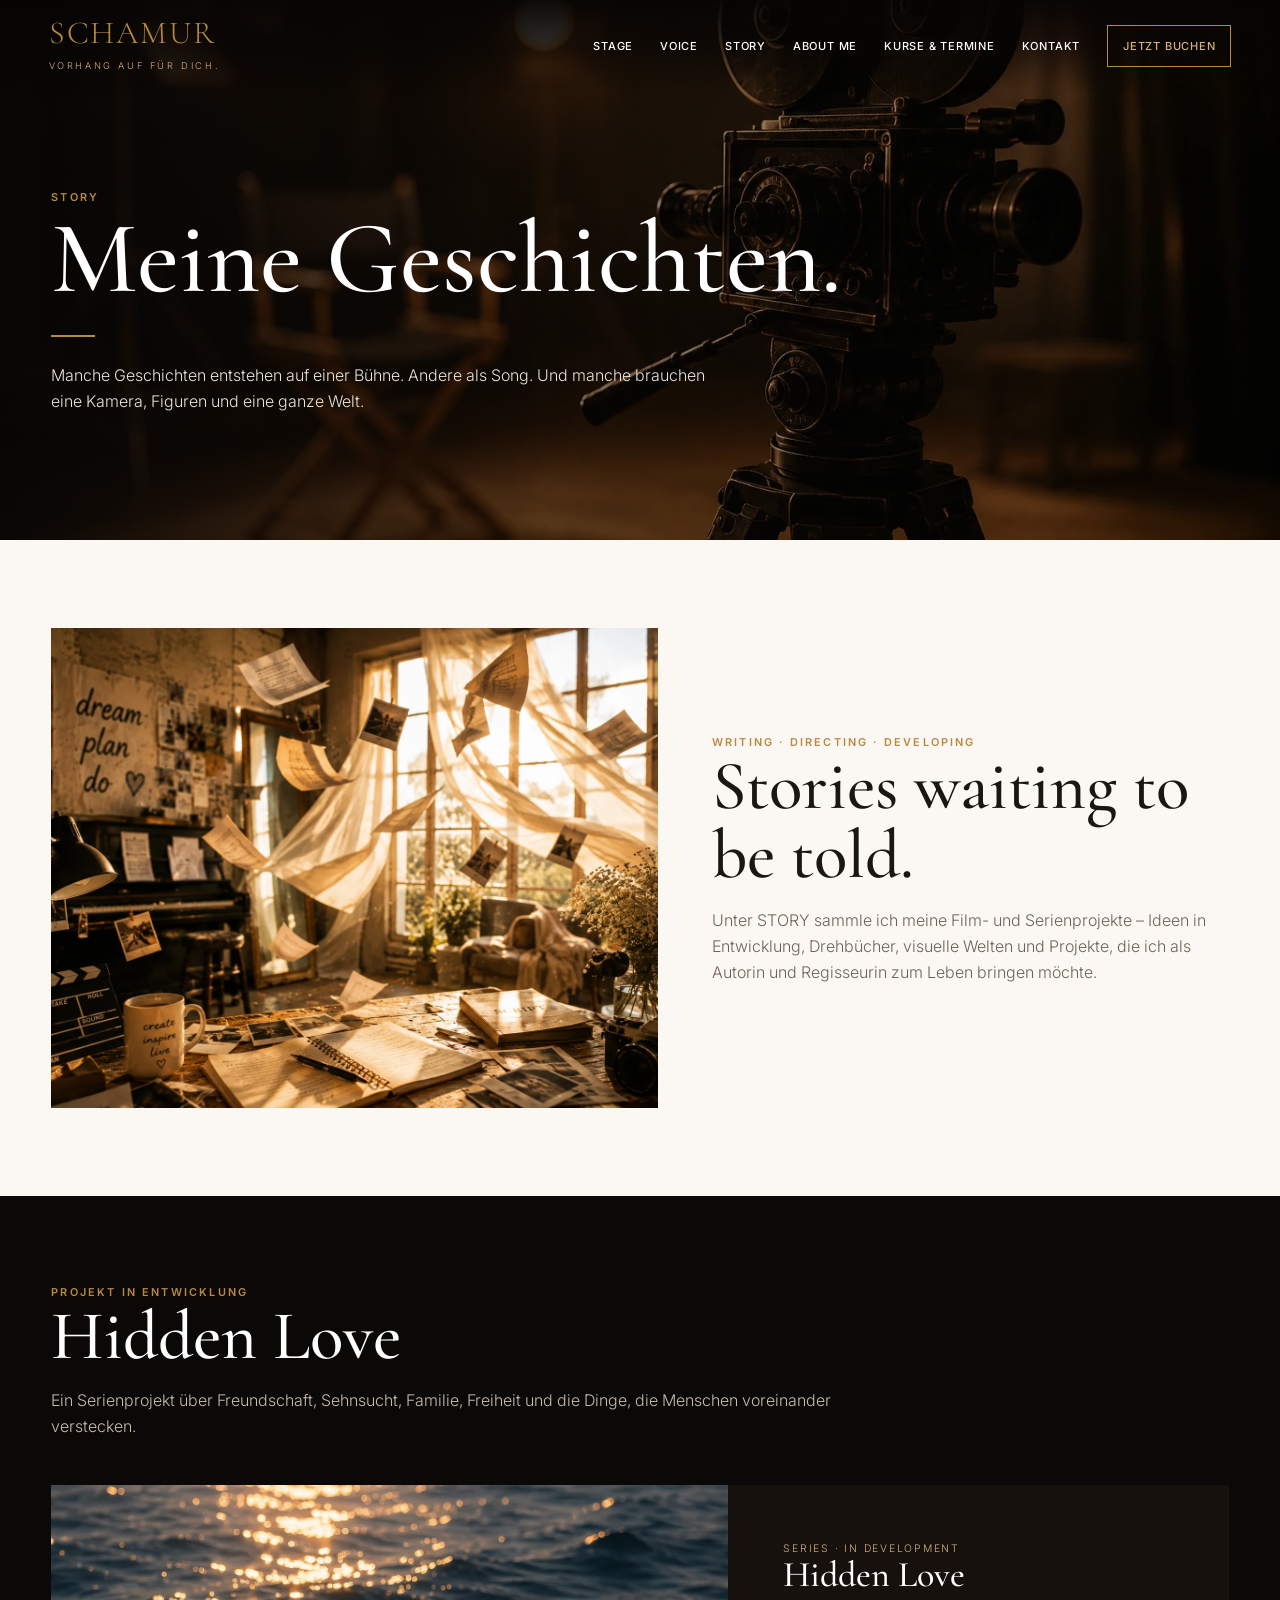
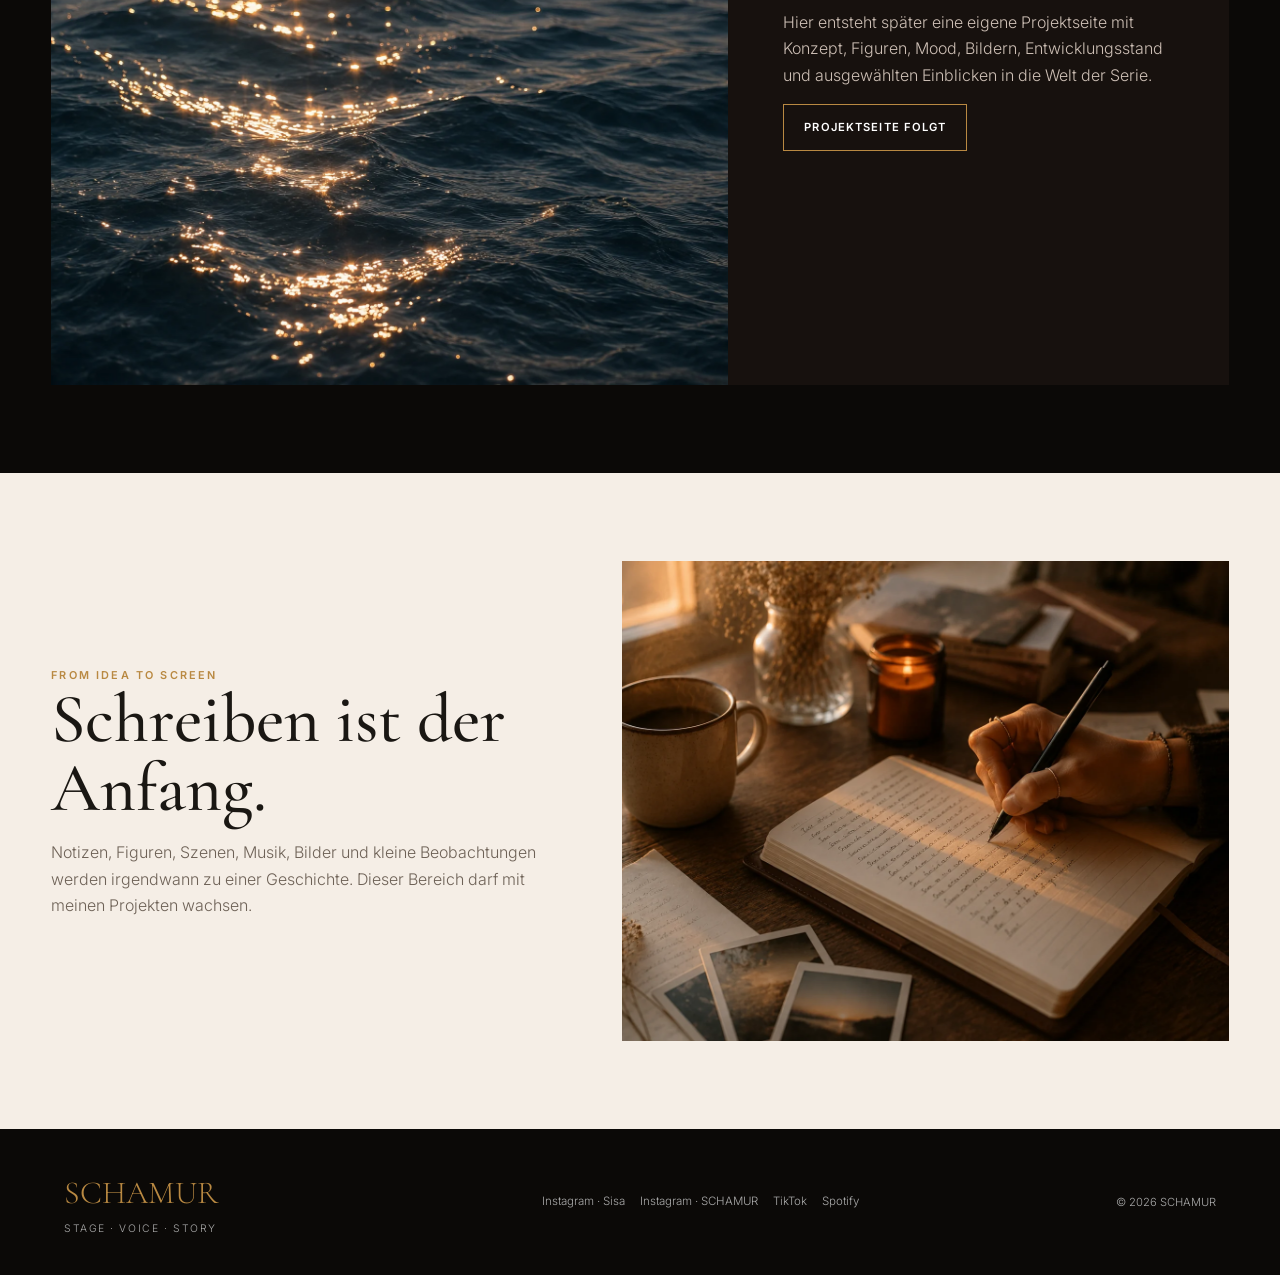
<file: story.html>
<!doctype html><html lang="de"><head>
<meta charset="utf-8"><meta name="viewport" content="width=device-width,initial-scale=1">
<meta name="description" content="Filmprojekte, Drehbücher und Geschichten von Sarah Trachsel bei SCHAMUR – kreative Storyentwicklung, Regie und eigene Projekte.">
<title>Film, Drehbuch &amp; Story | SCHAMUR – Sarah Trachsel</title>
  <meta name="robots" content="index, follow"><link rel="preconnect" href="https://fonts.googleapis.com">
<link rel="preconnect" href="https://fonts.gstatic.com" crossorigin>
<link href="https://fonts.googleapis.com/css2?family=Allura&family=Cormorant+Garamond:ital,wght@0,400;0,500;0,600;1,400&family=Inter:wght@300;400;500;600&display=swap" rel="stylesheet"><link rel="icon" href="favicon.webp"><link rel="stylesheet" href="styles.css"><link rel="canonical" href="https://sasisali.github.io/Schamur-/story.html">
<script type="application/ld+json">{"@context": "https://schema.org", "@type": "Organization", "name": "SCHAMUR", "url": "https://sasisali.github.io/Schamur-/", "founder": {"@type": "Person", "name": "Sarah Trachsel"}, "sameAs": ["https://www.instagram.com/schamur_production/", "https://www.instagram.com/sasisa_li/", "https://www.tiktok.com/@sisa_li"]}</script>
</head><body>

<header class="site-header" id="top">
  <a href="index.html" class="wordmark" aria-label="SCHAMUR Startseite">
    <span class="wordmark-main">SCHAMUR</span>
    <span class="wordmark-sub">VORHANG AUF FÜR DICH.</span>
  </a>
  <button class="menu-toggle" aria-label="Menü öffnen" aria-expanded="false">☰</button>
  <nav class="main-nav" aria-label="Hauptnavigation">
    <a href="stage.html">Stage</a>
    <a href="voice.html">Voice</a>
    <a href="story.html">Story</a>
    <a href="about.html">About Me</a>
    <a href="stage.html#termine">Kurse & Termine</a>
    <a href="about.html#kontakt">Kontakt</a>
    <a class="nav-book" href="stage.html#termine">Jetzt buchen</a>
  </nav>
</header>
<main>
<section class="page-hero" style='--page-image:url("story-camera.webp")'>
  <div class="wrap"><div class="eyebrow">Story</div><h1>Meine Geschichten.</h1><div class="gold-rule"></div><p>Manche Geschichten entstehen auf einer Bühne. Andere als Song. Und manche brauchen eine Kamera, Figuren und eine ganze Welt.</p></div>
</section>

<section class="section"><div class="wrap feature-split">
  <div class="feature-image"><img src="story-studio.webp" alt="Kreativer Raum mit Drehbüchern, Fotos und Kamera"></div>
  <div class="feature-copy"><div class="eyebrow">Writing · Directing · Developing</div><h2>Stories waiting to be told.</h2><p>Unter STORY sammle ich meine Film- und Serienprojekte – Ideen in Entwicklung, Drehbücher, visuelle Welten und Projekte, die ich als Autorin und Regisseurin zum Leben bringen möchte.</p></div>
</div></section>

<section class="section dark"><div class="wrap">
  <div class="section-head"><div class="eyebrow">Projekt in Entwicklung</div><h2>Hidden Love</h2><p>Ein Serienprojekt über Freundschaft, Sehnsucht, Familie, Freiheit und die Dinge, die Menschen voreinander verstecken.</p></div>
  <article class="project-card">
    <img src="ocean.webp" alt="Meer im goldenen Licht">
    <div class="project-copy"><div class="project-status">Series · In Development</div><h3>Hidden Love</h3><p>Hier entsteht später eine eigene Projektseite mit Konzept, Figuren, Mood, Bildern, Entwicklungsstand und ausgewählten Einblicken in die Welt der Serie.</p><span class="btn">Projektseite folgt</span></div>
  </article>
</div></section>

<section class="section cream"><div class="wrap feature-split reverse">
  <div class="feature-copy"><div class="eyebrow">From idea to screen</div><h2>Schreiben ist der Anfang.</h2><p>Notizen, Figuren, Szenen, Musik, Bilder und kleine Beobachtungen werden irgendwann zu einer Geschichte. Dieser Bereich darf mit meinen Projekten wachsen.</p></div>
  <div class="feature-image"><img src="story-writing.webp" alt="Schreibende Hand"></div>
</div></section>
</main>
<footer class="site-footer">
  <div class="footer-inner">
    <div>
      <div class="footer-brand">SCHAMUR</div>
      <div class="footer-tagline">Stage · Voice · Story</div>
    </div>
    
<div class="social-links">
  <a href="https://www.instagram.com/sasisa_li/" target="_blank" rel="noopener">Instagram · Sisa</a>
  <a href="https://www.instagram.com/schamur_production/" target="_blank" rel="noopener">Instagram · SCHAMUR</a>
  <a href="https://www.tiktok.com/@sisa_li" target="_blank" rel="noopener">TikTok</a>
  <a href="https://open.spotify.com/search/sasisa_li" target="_blank" rel="noopener">Spotify</a>
</div>

    <div class="footer-small">© <span id="year"></span> SCHAMUR</div>
  </div>
</footer>
<script src="script.js"></script>
</body></html>
</file>
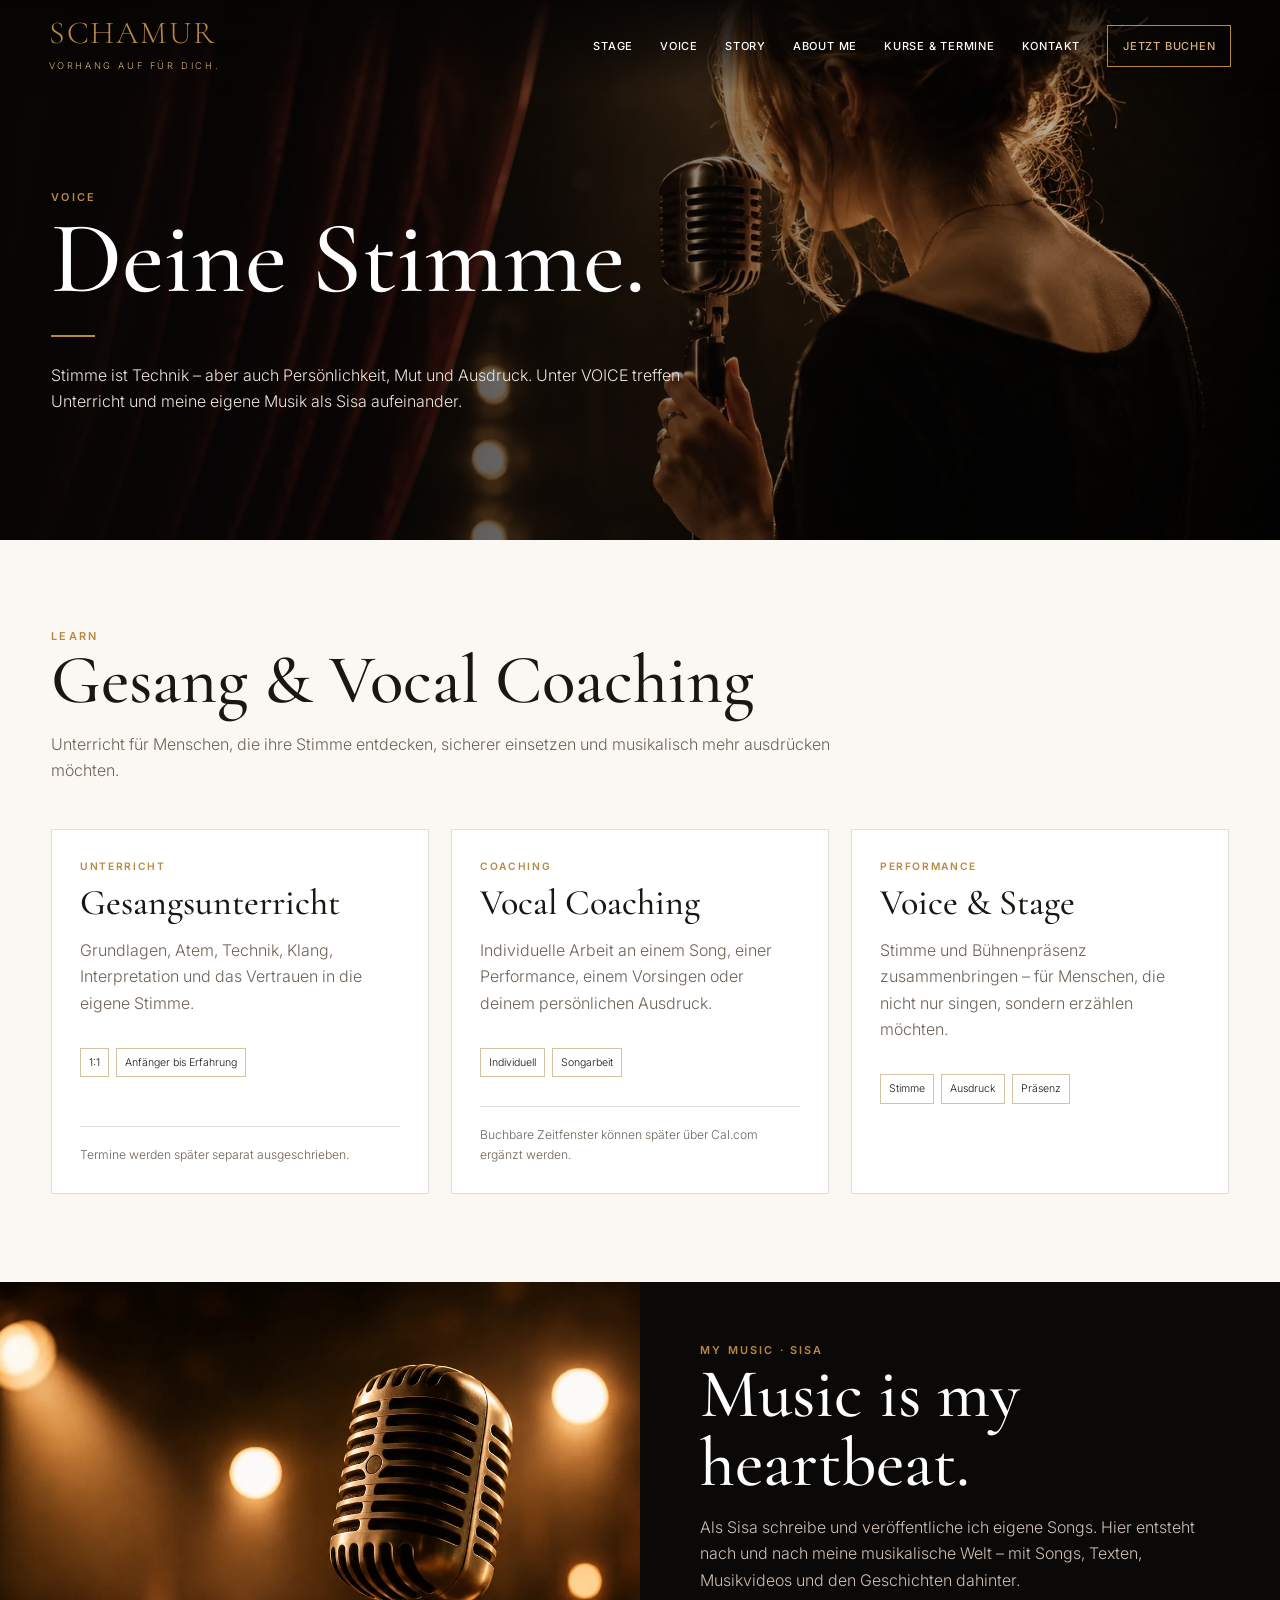
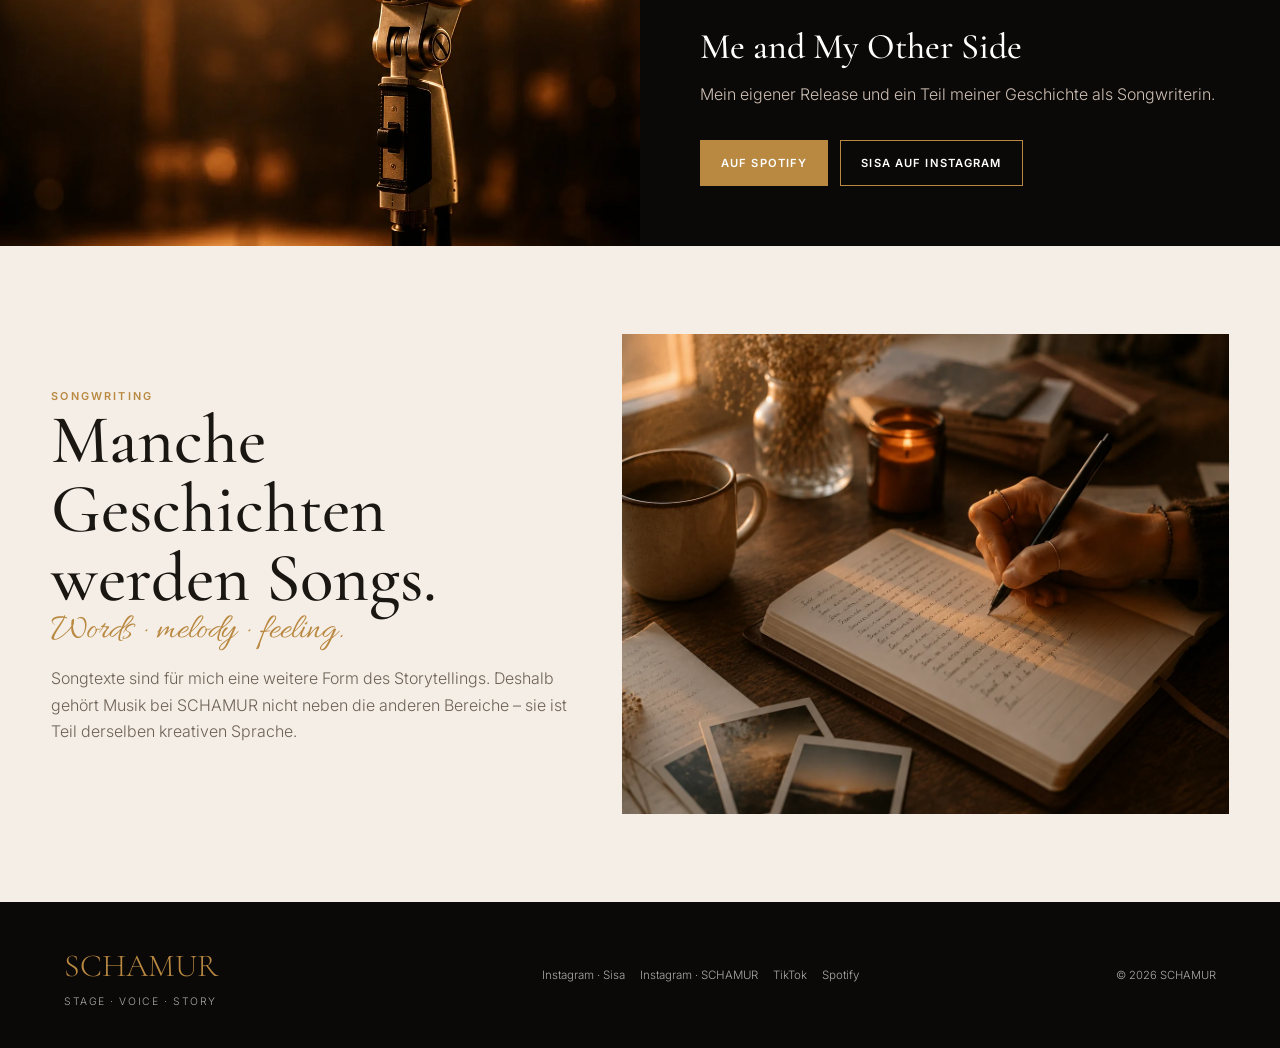
<file: voice.html>
<!doctype html><html lang="de"><head>
<meta charset="utf-8"><meta name="viewport" content="width=device-width,initial-scale=1">
<meta name="description" content="Gesang, Vocal Coaching und Musik bei SCHAMUR mit Sarah Trachsel. Stimme entdecken, Ausdruck entwickeln und musikalisch wachsen.">
<title>Gesang &amp; Vocal Coaching | SCHAMUR – Sarah Trachsel</title>
  <meta name="robots" content="index, follow"><link rel="preconnect" href="https://fonts.googleapis.com">
<link rel="preconnect" href="https://fonts.gstatic.com" crossorigin>
<link href="https://fonts.googleapis.com/css2?family=Allura&family=Cormorant+Garamond:ital,wght@0,400;0,500;0,600;1,400&family=Inter:wght@300;400;500;600&display=swap" rel="stylesheet"><link rel="icon" href="favicon.webp"><link rel="stylesheet" href="styles.css"><link rel="canonical" href="https://sasisali.github.io/Schamur-/voice.html">
<script type="application/ld+json">{"@context": "https://schema.org", "@type": "Organization", "name": "SCHAMUR", "url": "https://sasisali.github.io/Schamur-/", "founder": {"@type": "Person", "name": "Sarah Trachsel"}, "sameAs": ["https://www.instagram.com/schamur_production/", "https://www.instagram.com/sasisa_li/", "https://www.tiktok.com/@sisa_li"]}</script>
</head><body>

<header class="site-header" id="top">
  <a href="index.html" class="wordmark" aria-label="SCHAMUR Startseite">
    <span class="wordmark-main">SCHAMUR</span>
    <span class="wordmark-sub">VORHANG AUF FÜR DICH.</span>
  </a>
  <button class="menu-toggle" aria-label="Menü öffnen" aria-expanded="false">☰</button>
  <nav class="main-nav" aria-label="Hauptnavigation">
    <a href="stage.html">Stage</a>
    <a href="voice.html">Voice</a>
    <a href="story.html">Story</a>
    <a href="about.html">About Me</a>
    <a href="stage.html#termine">Kurse & Termine</a>
    <a href="about.html#kontakt">Kontakt</a>
    <a class="nav-book" href="stage.html#termine">Jetzt buchen</a>
  </nav>
</header>
<main>
<section class="page-hero" style='--page-image:url("voice-performer.webp")'>
  <div class="wrap"><div class="eyebrow">Voice</div><h1>Deine Stimme.</h1><div class="gold-rule"></div><p>Stimme ist Technik – aber auch Persönlichkeit, Mut und Ausdruck. Unter VOICE treffen Unterricht und meine eigene Musik als Sisa aufeinander.</p></div>
</section>

<section class="section"><div class="wrap">
  <div class="section-head"><div class="eyebrow">Learn</div><h2>Gesang & Vocal Coaching</h2><p>Unterricht für Menschen, die ihre Stimme entdecken, sicherer einsetzen und musikalisch mehr ausdrücken möchten.</p></div>
  <div class="offer-grid">
    <article class="offer-card"><div class="offer-type">Unterricht</div><h3>Gesangsunterricht</h3><p>Grundlagen, Atem, Technik, Klang, Interpretation und das Vertrauen in die eigene Stimme.</p><div class="offer-tags"><span>1:1</span><span>Anfänger bis Erfahrung</span></div><div class="offer-meta">Termine werden später separat ausgeschrieben.</div></article>
    <article class="offer-card"><div class="offer-type">Coaching</div><h3>Vocal Coaching</h3><p>Individuelle Arbeit an einem Song, einer Performance, einem Vorsingen oder deinem persönlichen Ausdruck.</p><div class="offer-tags"><span>Individuell</span><span>Songarbeit</span></div><div class="offer-meta">Buchbare Zeitfenster können später über Cal.com ergänzt werden.</div></article>
    <article class="offer-card"><div class="offer-type">Performance</div><h3>Voice & Stage</h3><p>Stimme und Bühnenpräsenz zusammenbringen – für Menschen, die nicht nur singen, sondern erzählen möchten.</p><div class="offer-tags"><span>Stimme</span><span>Ausdruck</span><span>Präsenz</span></div></article>
  </div>
</div></section>

<section class="music-feature">
  <div class="image"><img src="voice-mic.webp" alt="Vintage Mikrofon"></div>
  <div class="music-copy"><div class="eyebrow">My Music · Sisa</div><h2>Music is my heartbeat.</h2>
  <p>Als Sisa schreibe und veröffentliche ich eigene Songs. Hier entsteht nach und nach meine musikalische Welt – mit Songs, Texten, Musikvideos und den Geschichten dahinter.</p>
  <h3 style="margin-top:20px">Me and My Other Side</h3>
  <p>Mein eigener Release und ein Teil meiner Geschichte als Songwriterin.</p>
  <div class="streaming-actions"><a class="btn gold" href="https://open.spotify.com/search/sasisa_li" target="_blank" rel="noopener">Auf Spotify</a><a class="btn" href="https://www.instagram.com/sasisa_li/" target="_blank" rel="noopener">Sisa auf Instagram</a></div>
  </div>
</section>

<section class="section cream"><div class="wrap feature-split reverse">
  <div class="feature-copy"><div class="eyebrow">Songwriting</div><h2>Manche Geschichten werden Songs.</h2><div class="script">Words · melody · feeling.</div><p>Songtexte sind für mich eine weitere Form des Storytellings. Deshalb gehört Musik bei SCHAMUR nicht neben die anderen Bereiche – sie ist Teil derselben kreativen Sprache.</p></div>
  <div class="feature-image"><img src="story-writing.webp" alt="Hand schreibt in ein Notizbuch"></div>
</div></section>
</main>
<footer class="site-footer">
  <div class="footer-inner">
    <div>
      <div class="footer-brand">SCHAMUR</div>
      <div class="footer-tagline">Stage · Voice · Story</div>
    </div>
    
<div class="social-links">
  <a href="https://www.instagram.com/sasisa_li/" target="_blank" rel="noopener">Instagram · Sisa</a>
  <a href="https://www.instagram.com/schamur_production/" target="_blank" rel="noopener">Instagram · SCHAMUR</a>
  <a href="https://www.tiktok.com/@sisa_li" target="_blank" rel="noopener">TikTok</a>
  <a href="https://open.spotify.com/search/sasisa_li" target="_blank" rel="noopener">Spotify</a>
</div>

    <div class="footer-small">© <span id="year"></span> SCHAMUR</div>
  </div>
</footer>
<script src="script.js"></script>
</body></html>
</file>
<file: styles.css>
:root{
  --black:#0B0907;
  --ink:#1A1713;
  --cream:#F5EEE6;
  --ivory:#FBF8F3;
  --gold:#B98942;
  --gold-light:#D4B17D;
  --burgundy:#4A0D10;
  --muted:#6E6257;
  --line:rgba(62,45,32,.16);
  --serif:"Cormorant Garamond",Georgia,serif;
  --sans:"Inter",Arial,sans-serif;
  --script:"Allura","Segoe Script",cursive;
}
*{box-sizing:border-box}
html{scroll-behavior:smooth}
body{margin:0;background:var(--ivory);color:var(--ink);font-family:var(--sans);font-weight:300;line-height:1.65}
img{display:block;width:100%;height:auto}
a{color:inherit;text-decoration:none}
button{font:inherit}
.wrap{width:min(1180px,92vw);margin:auto}
.eyebrow{color:var(--gold);font-size:.68rem;font-weight:600;letter-spacing:.2em;text-transform:uppercase}
.gold-rule{width:44px;height:2px;background:var(--gold);margin:25px 0}
.script{font-family:var(--script);color:var(--gold);font-size:2.25rem;line-height:1}
h1,h2,h3,h4{font-family:var(--serif);font-weight:500;line-height:1;margin:0}
h1{font-size:clamp(4.4rem,8vw,7.3rem)}
h2{font-size:clamp(3rem,5.4vw,5.2rem)}
h3{font-size:2.25rem}
p{margin:1rem 0}
.btn{display:inline-block;padding:13px 20px;border:1px solid var(--gold);font-size:.7rem;font-weight:600;letter-spacing:.1em;text-transform:uppercase;transition:.2s}
.btn.gold{background:var(--gold);color:white}
.btn:hover{transform:translateY(-1px);opacity:.86}

/* header */
.site-header{position:fixed;top:0;left:0;right:0;z-index:100;display:flex;align-items:center;padding:19px 3.8vw;color:white;background:linear-gradient(to bottom,rgba(7,5,4,.95),rgba(7,5,4,.62),transparent);gap:24px}
.wordmark{display:flex;flex-direction:column;min-width:230px}
.wordmark-main{font-family:var(--serif);font-size:2rem;color:var(--gold);letter-spacing:.06em;line-height:.9}
.wordmark-sub{font-size:.58rem;color:var(--gold-light);letter-spacing:.28em;margin-top:10px}
.main-nav{display:flex;margin-left:auto;align-items:center;gap:27px}
.main-nav>a{font-size:.69rem;font-weight:500;text-transform:uppercase;letter-spacing:.07em;white-space:nowrap}
.main-nav>a:hover{color:var(--gold-light)}
.nav-book{border:1px solid var(--gold);color:var(--gold-light);padding:11px 15px}
.menu-toggle{display:none;margin-left:auto;background:none;border:0;color:white;font-size:1.45rem}

/* home hero */
.home-hero{position:relative;min-height:690px;color:white;display:flex;align-items:center;background:var(--black);overflow:hidden}
.home-hero::before{content:"";position:absolute;inset:0;background:
 linear-gradient(90deg,rgba(8,6,5,.98) 0%,rgba(8,6,5,.88) 36%,rgba(8,6,5,.30) 60%,rgba(8,6,5,.05) 100%),
 url("hero-curtain.webp") center 43%/cover no-repeat}
.home-hero::after{content:"";position:absolute;right:0;top:0;bottom:0;width:15%;background:linear-gradient(90deg,transparent,rgba(74,13,16,.9))}
.hero-content{position:relative;z-index:2;padding-top:110px;max-width:500px}
.home-hero h1{color:white}
.home-hero p{color:#eee4da;max-width:430px;font-size:1rem}
.hero-kicker{margin-bottom:20px}

/* worlds */
.world-section{background:linear-gradient(#fbf8f3,#f6ede4);padding:32px 0 22px}
.world-grid{display:grid;grid-template-columns:repeat(4,1fr)}
.world-card{text-align:center;padding:14px 18px 28px;border-right:1px solid var(--line)}
.world-card:last-child{border-right:0}
.world-card h3{font-size:2.15rem;letter-spacing:.03em}
.world-card .script{font-size:1.95rem;margin:8px 0 20px}
.world-image{height:190px;overflow:hidden;margin-bottom:16px}
.world-image img{height:100%;object-fit:cover;transition:.35s}
.world-card:hover .world-image img{transform:scale(1.025)}
.world-card p{font-size:.84rem;min-height:96px;color:#4f463e}

/* about preview */
.home-about{background:linear-gradient(100deg,#f8f1e9,#efe1d4);padding:68px 0}
.about-preview{display:grid;grid-template-columns:.9fr 1.35fr;gap:55px;align-items:center}
.about-preview h2{font-size:3.6rem}
.about-preview p{color:var(--muted)}
.preview-collage{position:relative;min-height:430px}
.preview-collage .main{position:absolute;width:66%;height:390px;right:11%;top:0;object-fit:cover;object-position:center 34%;box-shadow:0 12px 35px rgba(31,18,9,.13)}
.preview-collage .polaroid{position:absolute;width:38%;height:225px;left:2%;bottom:0;object-fit:cover;border:11px solid white;transform:rotate(-4deg);box-shadow:0 10px 25px rgba(0,0,0,.16)}
.preview-collage .portrait{position:absolute;width:25%;height:310px;right:0;bottom:-12px;object-fit:cover;filter:grayscale(1);border:7px solid #17130f;transform:rotate(3deg)}

/* image quote stripe */
.ocean-strip{position:relative;min-height:320px;background:url("ocean.webp") center/cover fixed;display:grid;place-items:center;text-align:center;color:white}
.ocean-strip::before{content:"";position:absolute;inset:0;background:rgba(9,8,7,.40)}
.ocean-strip blockquote{position:relative;margin:0;width:min(800px,88vw);font-family:var(--serif);font-size:clamp(2rem,4vw,3.6rem);line-height:1.05;text-shadow:0 3px 20px rgba(0,0,0,.35)}

/* generic subpages */
.page-hero{min-height:540px;padding:165px 0 85px;color:white;background:var(--black);position:relative;display:flex;align-items:end;overflow:hidden}
.page-hero::before{content:"";position:absolute;inset:0;background:linear-gradient(90deg,rgba(8,6,5,.94),rgba(8,6,5,.52),rgba(8,6,5,.18)),var(--page-image) center/cover no-repeat}
.page-hero .wrap{position:relative;z-index:2}
.page-hero p{max-width:670px;color:#ece4dc}
.section{padding:88px 0}
.section.cream{background:var(--cream)}
.section.dark{background:var(--black);color:white}
.section-head{max-width:780px;margin-bottom:45px}
.section-head p{color:var(--muted)}
.dark .section-head p{color:#c8bbb0}

/* cards */
.offer-grid{display:grid;grid-template-columns:repeat(3,1fr);gap:22px}
.offer-card{background:white;border:1px solid var(--line);padding:28px;min-height:365px;display:flex;flex-direction:column}
.offer-card.dark-card{background:#17110e;border-color:rgba(255,255,255,.1);color:white}
.offer-type{font-size:.64rem;color:var(--gold);font-weight:600;letter-spacing:.16em;text-transform:uppercase;margin-bottom:10px}
.offer-card p{color:var(--muted)}
.dark-card p{color:#cfc3ba}
.offer-tags{display:flex;flex-wrap:wrap;gap:7px;margin:16px 0}
.offer-tags span{font-size:.66rem;padding:5px 8px;border:1px solid #d6c1a3}
.offer-meta{margin-top:auto;padding-top:18px;border-top:1px solid var(--line);font-size:.76rem;color:#70645a}

/* feature split */
.feature-split{display:grid;grid-template-columns:1.08fr .92fr;align-items:center;gap:54px}
.feature-split.reverse{grid-template-columns:.92fr 1.08fr}
.feature-image{min-height:480px}
.feature-image img{height:100%;min-height:480px;object-fit:cover}
.feature-copy p{color:var(--muted)}
.dark .feature-copy p{color:#cdbfb5}

/* cal */
.booking-visual{display:grid;grid-template-columns:.7fr 1.3fr;gap:38px;align-items:start}
.booking-aside{position:sticky;top:120px}
.booking-aside img{height:330px;object-fit:cover;margin-bottom:22px}
.cal-shell{background:white;border:1px solid var(--line);min-height:780px;padding:12px;box-shadow:0 12px 38px rgba(46,28,15,.07)}
#my-cal-inline-schauspiel-einzelunterricht{width:100%;height:760px;overflow:auto}

/* voice */
.music-feature{display:grid;grid-template-columns:1fr 1fr;gap:0;background:var(--black);color:white}
.music-feature .image img{height:100%;min-height:540px;object-fit:cover}
.music-copy{padding:60px;display:flex;flex-direction:column;justify-content:center}
.music-copy p{color:#cdbfb5}
.streaming-actions{display:flex;gap:12px;flex-wrap:wrap;margin-top:16px}

/* story */
.project-card{display:grid;grid-template-columns:1.15fr .85fr;background:#17110e;color:white;margin-top:25px}
.project-card img{height:100%;min-height:500px;object-fit:cover}
.project-copy{padding:55px}
.project-copy p{color:#cdbfb5}
.project-status{font-size:.65rem;text-transform:uppercase;letter-spacing:.17em;color:var(--gold-light)}

/* about */
.about-hero-grid{display:grid;grid-template-columns:.9fr 1.1fr;gap:55px;align-items:center}
.about-portrait{height:650px;object-fit:cover;object-position:center 24%}
.about-copy-large p{color:var(--muted)}
.timeline{position:relative;margin-top:40px}
.timeline::before{content:"";position:absolute;left:15px;top:0;bottom:0;width:1px;background:var(--gold)}
.timeline-item{padding:0 0 35px 55px;position:relative}
.timeline-item::before{content:"";position:absolute;left:8px;top:7px;width:15px;height:15px;background:var(--ivory);border:2px solid var(--gold);border-radius:50%}
.timeline-year{font-size:.7rem;letter-spacing:.14em;color:var(--gold);font-weight:600;text-transform:uppercase}
.timeline-item h3{font-size:1.85rem;margin:6px 0}
.skills{display:flex;flex-wrap:wrap;gap:10px;margin-top:30px}
.skills span{border:1px solid #d0b287;padding:8px 12px;font-size:.73rem}
.about-gallery{display:grid;grid-template-columns:1fr 1fr 1fr;gap:14px;margin-top:35px}
.about-gallery img{height:350px;object-fit:cover}
.showreel{min-height:460px;background:linear-gradient(rgba(10,8,7,.68),rgba(10,8,7,.68)),url("about-stage.webp") center/cover;display:grid;place-items:center;text-align:center;color:white;padding:35px}
.showreel-circle{width:82px;height:82px;border:1px solid var(--gold-light);border-radius:50%;display:grid;place-items:center;font-size:1.7rem;margin:auto auto 20px}
.contact-box{display:grid;grid-template-columns:1fr 1fr;gap:40px;background:white;border:1px solid var(--line);padding:38px}
.contact-image img{height:390px;object-fit:cover}

/* footer */
.site-footer{background:var(--black);color:#aaa;padding:38px 5vw}
.footer-inner{width:min(1180px,100%);margin:auto;display:grid;grid-template-columns:.7fr 1.6fr .4fr;gap:30px;align-items:center}
.footer-brand{font-family:var(--serif);font-size:2rem;color:var(--gold)}
.footer-tagline{font-size:.65rem;letter-spacing:.15em;text-transform:uppercase}
.social-links{display:flex;gap:15px;justify-content:center;flex-wrap:wrap}
.social-links a{font-size:.72rem}
.social-links a:hover{color:var(--gold-light)}
.footer-small{text-align:right;font-size:.7rem}

/* responsive */
@media(max-width:1050px){
  .main-nav{display:none;position:absolute;left:0;right:0;top:82px;background:rgba(11,9,7,.985);padding:28px 5vw;flex-direction:column;align-items:flex-start}
  .main-nav.open{display:flex}
  .menu-toggle{display:block}
  .world-grid{grid-template-columns:1fr 1fr}
  .world-card:nth-child(2){border-right:0}
  .world-card{border-bottom:1px solid var(--line)}
  .about-preview,.feature-split,.feature-split.reverse,.booking-visual,.about-hero-grid{grid-template-columns:1fr}
  .booking-aside{position:static}
  .offer-grid{grid-template-columns:1fr 1fr}
}
@media(max-width:700px){
  .site-header{padding:15px 5vw;background:rgba(8,6,5,.96)}
  .wordmark{min-width:auto}.wordmark-main{font-size:1.6rem}.wordmark-sub{font-size:.48rem}
  .home-hero{min-height:720px}.home-hero::before{background:linear-gradient(rgba(8,6,5,.55),rgba(8,6,5,.82)),url("hero-curtain.webp") 56% center/cover no-repeat}
  .hero-content{padding-top:100px;max-width:100%}
  h1{font-size:4.2rem}
  .world-grid,.offer-grid,.about-gallery,.contact-box,.music-feature,.project-card{grid-template-columns:1fr}
  .world-card{border-right:0}
  .world-image{height:235px}
  .world-card p{min-height:auto}
  .preview-collage{min-height:480px}
  .preview-collage .main{width:78%;right:0}.preview-collage .polaroid{width:52%;left:0}.preview-collage .portrait{width:32%}
  .page-hero{min-height:500px;padding-top:130px}
  .music-copy,.project-copy{padding:38px 25px}
  .about-portrait{height:500px}
  .about-gallery img{height:430px}
  .footer-inner{grid-template-columns:1fr;text-align:left}
  .social-links{justify-content:flex-start}
  .footer-small{text-align:left}
  .cal-shell{padding:0;min-height:830px}
  #my-cal-inline-schauspiel-einzelunterricht{height:820px}
}


/* V4.1 course & pricing additions */
.course-card{min-height:500px}
.course-options{margin:18px 0 8px;border-top:1px solid var(--line);border-bottom:1px solid var(--line)}
.course-option{display:flex;align-items:center;justify-content:space-between;gap:18px;padding:12px 0}
.course-option + .course-option{border-top:1px solid var(--line)}
.course-option span{font-size:.72rem;text-transform:uppercase;letter-spacing:.08em;color:var(--muted)}
.course-option strong{font-family:var(--serif);font-size:1.35rem;font-weight:600;color:var(--gold);white-space:nowrap}
.price-grid{max-width:900px;background:white;border:1px solid var(--line)}
.price-row{display:flex;justify-content:space-between;gap:25px;align-items:center;padding:17px 22px}
.price-row + .price-row{border-top:1px solid var(--line)}
.price-row span{font-size:.88rem}
.price-row strong{font-family:var(--serif);font-size:1.25rem;color:var(--gold);white-space:nowrap}
.price-note{max-width:900px;margin-top:22px;color:var(--muted);font-size:.82rem}
@media(max-width:600px){
  .course-option,.price-row{align-items:flex-start;flex-direction:column;gap:3px}
}


/* V4.2 hero corrections */
.home-hero{
  min-height:620px;
}
.home-hero::before{
  background:
    linear-gradient(90deg,rgba(8,6,5,.97) 0%,rgba(8,6,5,.88) 30%,rgba(8,6,5,.42) 48%,rgba(8,6,5,.08) 67%,rgba(8,6,5,.02) 100%),
    url("hero-curtain.webp") 66% 42%/cover no-repeat;
}
.home-hero::after{
  width:11%;
}
.hero-content{
  padding-top:96px;
  max-width:460px;
}
.home-hero h1{
  font-size:clamp(3.7rem,5.4vw,5.45rem);
  line-height:.94;
}
.home-hero p{
  max-width:420px;
}
@media(max-width:700px){
  .home-hero{min-height:690px}
  .home-hero::before{
    background:
      linear-gradient(rgba(8,6,5,.38),rgba(8,6,5,.82)),
      url("hero-curtain.webp") 61% center/cover no-repeat;
  }
  .home-hero h1{font-size:3.7rem}
}


/* V5 — final homepage hero restoration */
.home-hero{
  min-height:650px;
  background:var(--black);
}
.home-hero::before{
  content:"";
  position:absolute;
  inset:0;
  background:
    linear-gradient(90deg,
      rgba(8,6,5,.97) 0%,
      rgba(8,6,5,.90) 29%,
      rgba(8,6,5,.62) 44%,
      rgba(8,6,5,.20) 61%,
      rgba(8,6,5,.04) 100%),
    url("hero-curtain.webp") 68% center/cover no-repeat;
}
.home-hero::after{
  width:10%;
  background:linear-gradient(90deg,transparent,rgba(74,13,16,.72));
}
.hero-content{
  padding-top:105px;
  max-width:465px;
}
.home-hero h1{
  font-size:clamp(3.8rem,5.3vw,5.5rem);
  line-height:.95;
}
.home-hero p{
  max-width:420px;
  font-size:.96rem;
}
@media(max-width:700px){
  .home-hero{min-height:700px}
  .home-hero::before{
    background:
      linear-gradient(rgba(8,6,5,.42),rgba(8,6,5,.84)),
      url("hero-curtain.webp") 58% center/cover no-repeat;
  }
  .home-hero h1{font-size:3.65rem}
}


/* V5.1 FINAL — Über SCHAMUR gallery adapted to image proportions */
.home-about .preview-collage{
  display:grid;
  grid-template-columns:1.35fr 1fr;
  grid-template-rows:auto auto;
  gap:16px;
  align-items:start;
  position:relative;
  min-height:0;
}

.home-about .preview-collage .main,
.home-about .preview-collage .polaroid,
.home-about .preview-collage .portrait{
  position:static;
  width:100%;
  height:auto;
  max-width:none;
  transform:none;
  border-radius:2px;
  object-fit:contain;
  object-position:center;
  box-shadow:0 12px 30px rgba(0,0,0,.14);
}

.home-about .preview-collage .main{
  grid-column:1;
  grid-row:1 / span 2;
  align-self:center;
}

.home-about .preview-collage .polaroid{
  grid-column:2;
  grid-row:1;
  background:#fff;
  padding:8px;
  box-shadow:0 10px 26px rgba(0,0,0,.12);
}

.home-about .preview-collage .portrait{
  grid-column:2;
  grid-row:2;
}

@media(max-width:900px){
  .home-about .preview-collage{
    grid-template-columns:1fr 1fr;
    gap:12px;
  }
  .home-about .preview-collage .main{
    grid-column:1 / -1;
    grid-row:auto;
  }
  .home-about .preview-collage .polaroid,
  .home-about .preview-collage .portrait{
    grid-row:auto;
  }
}

@media(max-width:600px){
  .home-about .preview-collage{
    grid-template-columns:1fr;
  }
  .home-about .preview-collage .main,
  .home-about .preview-collage .polaroid,
  .home-about .preview-collage .portrait{
    grid-column:1;
  }
}
</file>
